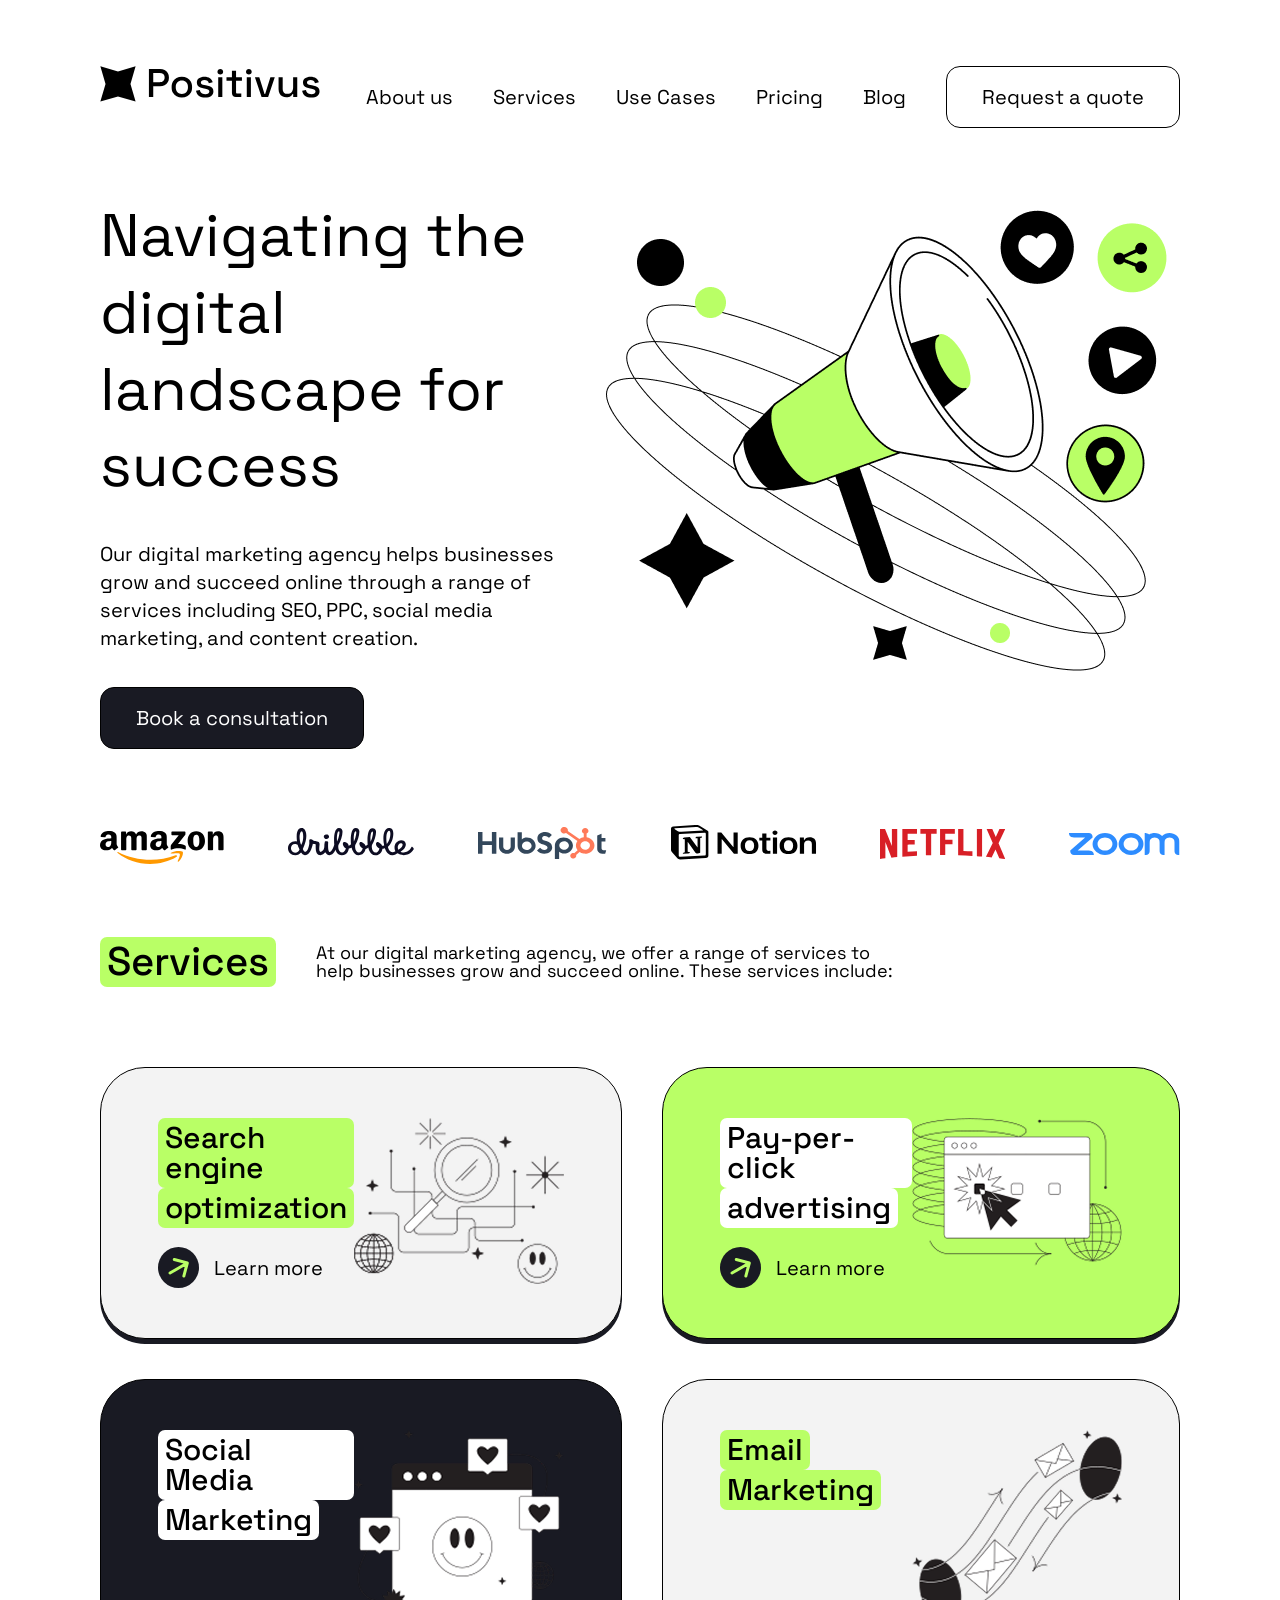
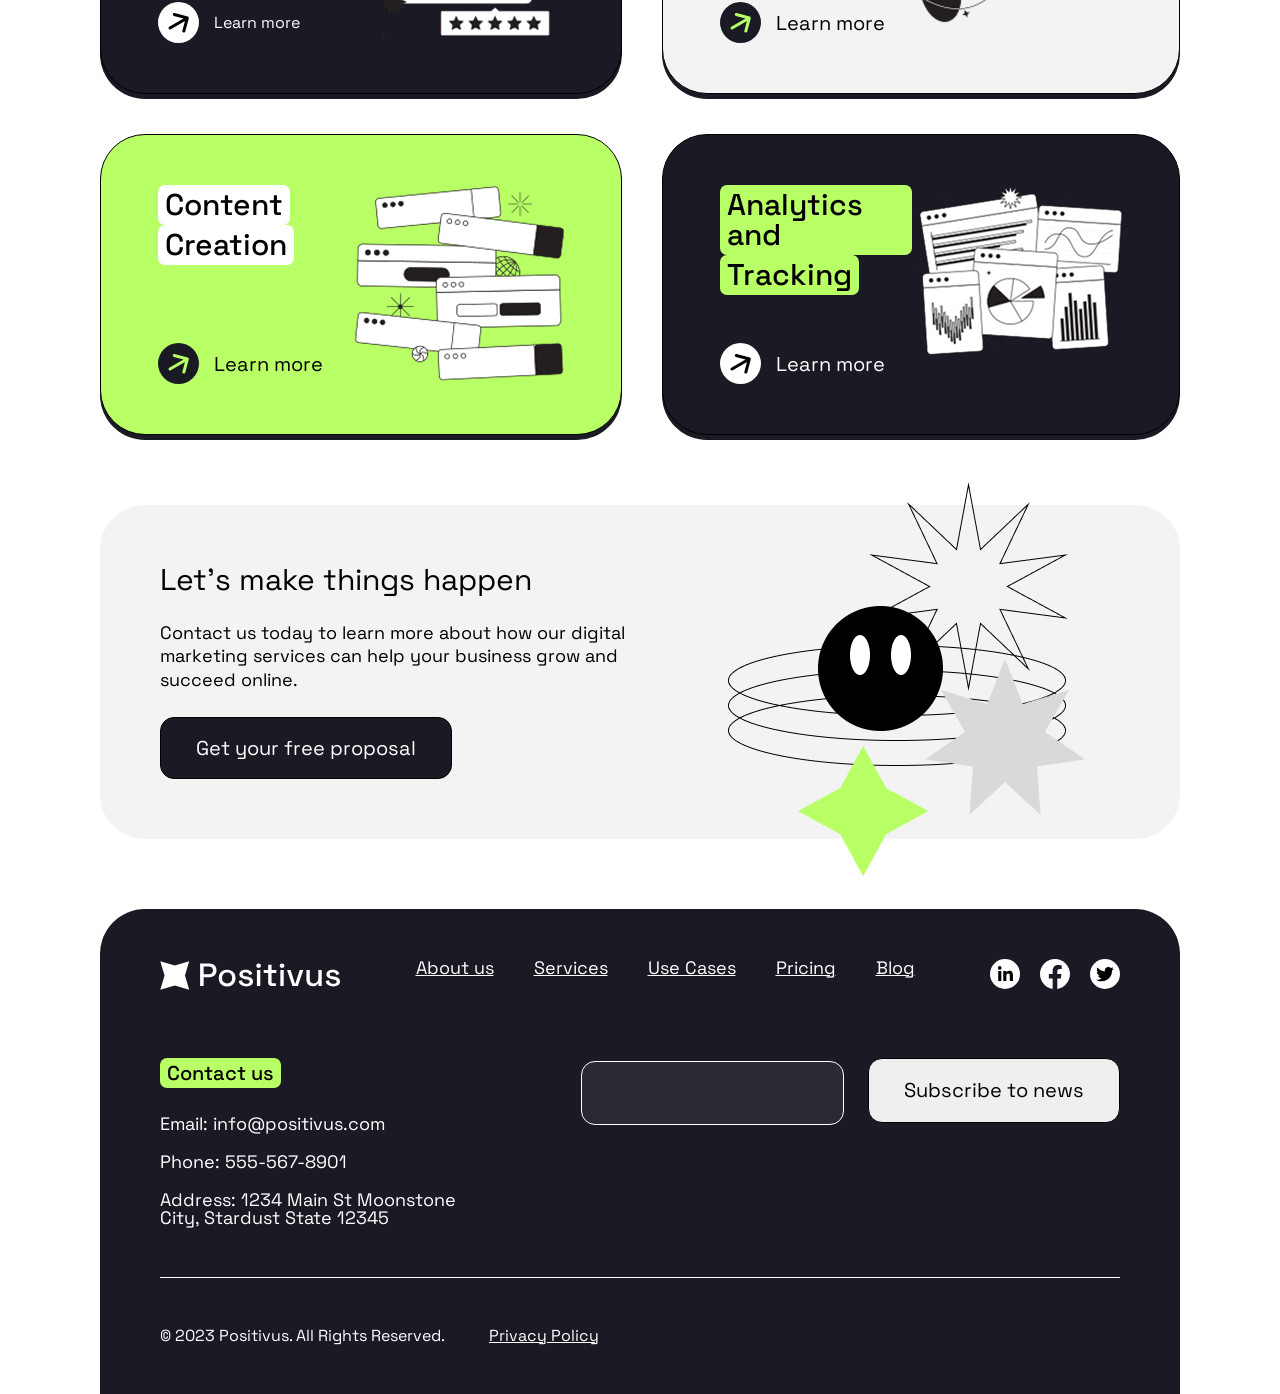
<file: drive-download-20260413T171318Z-3-001/index.html>
<!DOCTYPE html>
<html lang="en">
<head>
    <meta charset="UTF-8">
    <meta name="viewport" content="width=device-width, initial-scale=1.0">

    <link rel="stylesheet" href="./css/fonts.css">
    <link rel="stylesheet" href="./css/base.css">
    <link rel="stylesheet" href="./css/normalize.css">
    <link rel="stylesheet" href="./css/reset.css">
    <link rel="stylesheet" href="./css/index.css">
    <link rel="stylesheet" href="./css/mobile.css">

    <link rel="preconnect" href="https://fonts.googleapis.com">
    <link rel="preconnect" href="https://fonts.gstatic.com" crossorigin>
    <link href="https://fonts.googleapis.com/css2?family=Open+Sans:ital,wght@0,300..800;1,300..800&family=Space+Grotesk:wght@300..700&display=swap" rel="stylesheet">

    <title>Positivus</title>
</head>
<body>
    <div class="wrapper">
        <!-- HEADER -->
        <header class="header">
            <div class="container container-header">
                <div class="header__inner">
                    <div class="header-left">
                        <div class="header-logo">
                            <img src="./assets/Logo.svg" alt="">
                        </div>
                    </div>
                    <div class="header-right">
                        <nav class="header-nav">
                            <ul class="header-nav-list">
                                <li><a href="#">About us</a></li>
                                <li><a href="#">Services</a></li>
                                <li><a href="#">Use Cases</a></li>
                                <li><a href="#">Pricing</a></li>
                                <li><a href="#">Blog</a></li>
                            </ul>
                        </nav>
                        <a href="#" class="btn">Request a quote</a>
                    </div>
                </div>
            </div>
        </header>
        <!-- ------ -->
         <main class="main">
            <!-- MAIN SECTION -->
            <section class="main-section">
                <div class="container">
                    <div class="main-section__inner">
                        <div class="main-section-left">
                            <h1 class="title">Navigating the digital landscape for success</h1>
                            <p>Our digital marketing agency helps businesses grow and succeed online through a range of services including SEO, PPC, social media marketing, and content creation.</p>
                            <a class="btn btn-first" href="#">Book a consultation</a>
                        </div>
                        <div class="main-section-right">
                            <img src="./assets/Illustration.png" alt="img">
                        </div>
                    </div>
                </div>
            </section>
            <!-- ------ -->
            <!-- COMPANY -->
            <section class="company">
                <div class="container">
                    <div class="company__inner">
                        <img src="./assets/Company logo.svg" alt="company1">
                        <img src="./assets/Company logo (1).svg" alt="company2">
                        <img src="./assets/Company logo (2).svg" alt="company3">
                        <img src="./assets/Company logo (3).svg" alt="company4">
                        <img src="./assets/Company logo (4).svg" alt="company5">
                        <img src="./assets/Company logo (5).svg" alt="company6">
                    </div>
                </div>
            </section>
            <!-- ------ -->
            <!-- SERVICES -->
            <section class="services">
                <div class="container">
                    <div class="services__inner">
                        <div class="services-top title-top">
                            <h2 class="title-h2">Services</h2>
                            <p>At our digital marketing agency, we offer a range of services to help businesses grow and succeed online. These services include:</p>
                        </div>
                        <div class="services-bottom">
                            <div class="services-cards">
                                <div class="service-card">
                                    <div class="services-card-left">
                                        <div class="services-card-title">
                                            <span class="title-h2">Search engine</span>
                                            <span class="title-h2">optimization</span>
                                        </div>
                                        <a href="#" class="services-link">
                                            <img src="./assets/Icon.svg">
                                            <span>Learn more</span>
                                        </a>
                                    </div>
                                    <div class="services-card-right">
                                        <img src="./assets/tokyo-magnifier-web-search-with-elements 2.png" alt="">
                                    </div>
                                </div>

                                 <div class="service-card bcg-main">
                                    <div class="services-card-left">
                                         <div class="services-card-title">
                                            <span class="title-h2 bcg-white">Pay-per-click</span>
                                            <span class="title-h2 bcg-white">advertising</span>
                                        </div>
                                        <a href="#" class="services-link">
                                            <img src="./assets/Icon.svg">
                                            <span>Learn more</span>
                                        </a>
                                    </div>
                                    <div class="services-card-right">
                                        <img src="./assets/img.png" alt="">
                                    </div>
                                </div>

                                 <div class="service-card bcg-black">
                                    <div class="services-card-left">
                                         <div class="services-card-title">
                                            <span class="title-h2 bcg-white">Social Media</span>
                                            <span class="title-h2 bcg-white">Marketing</span>
                                        </div>
                                        <a href="#" class="services-link">
                                            <img src="./assets/Icon (1).svg">
                                            <spa class="p-white">Learn more</span>
                                        </a>
                                    </div>
                                    <div class="services-card-right">
                                        <img src="./assets/Illustration (1).png" alt="">
                                    </div>
                                </div>

                                 <div class="service-card">
                                    <div class="services-card-left">
                                         <div class="services-card-title">
                                            <span class="title-h2">Email</span>
                                            <span class="title-h2">Marketing</span>
                                        </div>
                                        <a href="#" class="services-link">
                                            <img src="./assets/Icon.svg">
                                            <span>Learn more</span>
                                        </a>
                                    </div>
                                    <div class="services-card-right">
                                        <img src="./assets/tokyo-sending-messages-from-one-place-to-another 1.png" alt="">
                                    </div>
                                </div>

                                 <div class="service-card bcg-main">
                                    <div class="services-card-left">
                                         <div class="services-card-title">
                                            <span class="title-h2 bcg-white">Content</span>
                                            <span class="title-h2 bcg-white">Creation</span>
                                        </div>
                                        <a href="#" class="services-link">
                                            <img src="./assets/Icon.svg">
                                            <span>Learn more</span>
                                        </a>
                                    </div>
                                    <div class="services-card-right">
                                        <img src="./assets/Illustration (2).png" alt="">
                                    </div>
                                </div>

                                 <div class="service-card bcg-black">
                                    <div class="services-card-left">
                                         <div class="services-card-title">
                                            <span class="title-h2">Analytics and </span>
                                            <span class="title-h2">Tracking</span>
                                        </div>
                                        <a href="#" class="services-link">
                                            <img src="./assets/Icon (1).svg">
                                            <span class="p-white">Learn more</span>
                                        </a>
                                    </div>
                                    <div class="services-card-right">
                                        <img src="./assets/Illustration (3).png" alt="">
                                    </div>
                                </div>
                            </div>
                        </div>
                    </div>
                </div>
            </section>
            <!-- ------ -->
            <!-- BANNER -->
            <section class="banner">
                <div class="container">
                    <div class="banner__inner">
                        <div class="banner-text">
                            <h3>Let’s make things happen</h3>
                            <p>
                                Contact us today to learn more about how our digital marketing services can help your business grow and succeed online.
                            </p>
                            <a href="#" class="btn btn-first">Get your free proposal</a>
                        </div>
                        <img src="./assets/Illustration (4).png" alt="">
                    </div>
                </div>
            </section>
         </main>
         <!-- footer -->
         <footer class="footer">
            <div class="container">
                <div class="footer__inner">
                    <div class="footer-top">
                        <img src="./assets/LogoBWhite.svg" alt="">
                        <nav class="footer-nav">
                            <ul class="fooret-nav-list">
                                <li><a href="#">About us</a></li>
                                <li><a href="#">Services</a></li>
                                <li><a href="#">Use Cases</a></li>
                                <li><a href="#">Pricing</a></li>
                                <li><a href="#">Blog</a></li>
                            </ul>
                        </nav>
                        <div class="footer-social">
                            <a href="#">
                                <svg width="30" height="30" viewBox="0 0 30 30" fill="none" xmlns="http://www.w3.org/2000/svg">
<circle cx="15" cy="15" r="15" fill="white"/>
<path d="M8.22178 22.0586H11.3059V12.0742H8.22178V22.0586Z" fill="black"/>
<path d="M7.94141 8.88672C7.94141 9.87109 8.7358 10.668 9.76384 10.668C10.7451 10.668 11.5395 9.87109 11.5395 8.88672C11.5395 7.90234 10.7451 7.05859 9.76384 7.05859C8.7358 7.05859 7.94141 7.90234 7.94141 8.88672Z" fill="black"/>
<path d="M19.8106 22.0586H22.9414V16.5742C22.9414 13.9023 22.3339 11.793 19.2031 11.793C17.7078 11.793 16.6797 12.6367 16.2592 13.4336H16.2124V12.0742H13.2685V22.0586H16.3526V17.1367C16.3526 15.8242 16.5863 14.5586 18.2218 14.5586C19.8106 14.5586 19.8106 16.0586 19.8106 17.1836V22.0586Z" fill="black"/>
                                </svg>
                            </a>
                            <a href="#">
                                <svg width="30" height="30" viewBox="0 0 30 30" fill="none" xmlns="http://www.w3.org/2000/svg">
<path d="M30 15.0913C30 6.75456 23.2863 0 15 0C6.71371 0 0 6.75456 0 15.0913C0 22.6369 5.44355 28.9047 12.6411 30V19.4726H8.83064V15.0913H12.6411V11.8053C12.6411 8.03245 14.879 5.90264 18.2661 5.90264C19.9597 5.90264 21.6532 6.2069 21.6532 6.2069V9.91886H19.7782C17.9032 9.91886 17.2984 11.0751 17.2984 12.2921V15.0913H21.4718L20.8065 19.4726H17.2984V30C24.496 28.9047 30 22.6369 30 15.0913Z" fill="white"/>
</svg>

                            </a>
                            <a href="#">
                                <svg width="30" height="30" viewBox="0 0 30 30" fill="none" xmlns="http://www.w3.org/2000/svg">
<circle cx="15" cy="15" r="15" fill="white"/>
<path d="M21.9961 11.4915C22.6854 10.9745 23.3058 10.3541 23.7884 9.63028C23.168 9.90602 22.4442 10.1128 21.7204 10.1818C22.4786 9.73369 23.0301 9.04435 23.3058 8.18267C22.6165 8.59628 21.8238 8.90648 21.031 9.07881C20.3417 8.35501 19.4111 7.94141 18.3771 7.94141C16.378 7.94141 14.758 9.56135 14.758 11.5604C14.758 11.8362 14.7925 12.1119 14.8614 12.3876C11.8628 12.2153 9.1744 10.7677 7.38212 8.59628C7.07192 9.11328 6.89959 9.73369 6.89959 10.423C6.89959 11.6638 7.51999 12.7668 8.51953 13.4216C7.93359 13.3872 7.34766 13.2493 6.86512 12.9736V13.008C6.86512 14.7659 8.10593 16.2135 9.76034 16.5581C9.48461 16.6271 9.13994 16.696 8.82973 16.696C8.58847 16.696 8.38166 16.6615 8.1404 16.6271C8.58847 18.0747 9.93267 19.1087 11.5182 19.1432C10.2773 20.1082 8.72633 20.6942 7.03745 20.6942C6.72725 20.6942 6.45152 20.6597 6.17578 20.6252C7.76126 21.6592 9.65694 22.2452 11.725 22.2452C18.3771 22.2452 21.9961 16.7649 21.9961 11.974C21.9961 11.8017 21.9961 11.6638 21.9961 11.4915Z" fill="black"/>
</svg>

                            </a>
                        </div>
                    </div>
                    <div class="footer-middle">
                        <div class="footer-middle-contact">
                            <h4 class="title-h2">Contact us</h4>
                            <div class="contact-info">
                                <span>Email: info@positivus.com</span>
                                <span>Phone: 555-567-8901</span>
                                <span>Address: 1234 Main St Moonstone City, Stardust State 12345</span>
                            </div>
                        </div>
                        <form class="footer-form" action="#">
                            <input type="text" class="input">
                            <button class="btn">Subscribe to news</button>
                        </form>
                    </div>
                    <div class="footer-bottom">
                        <span>© 2023 Positivus. All Rights Reserved.</span>
                        <a href="#">Privacy Policy</a>
                    </div>
                </div>

            </div>
         </footer>
    </div>
</body>
</html>
</file>
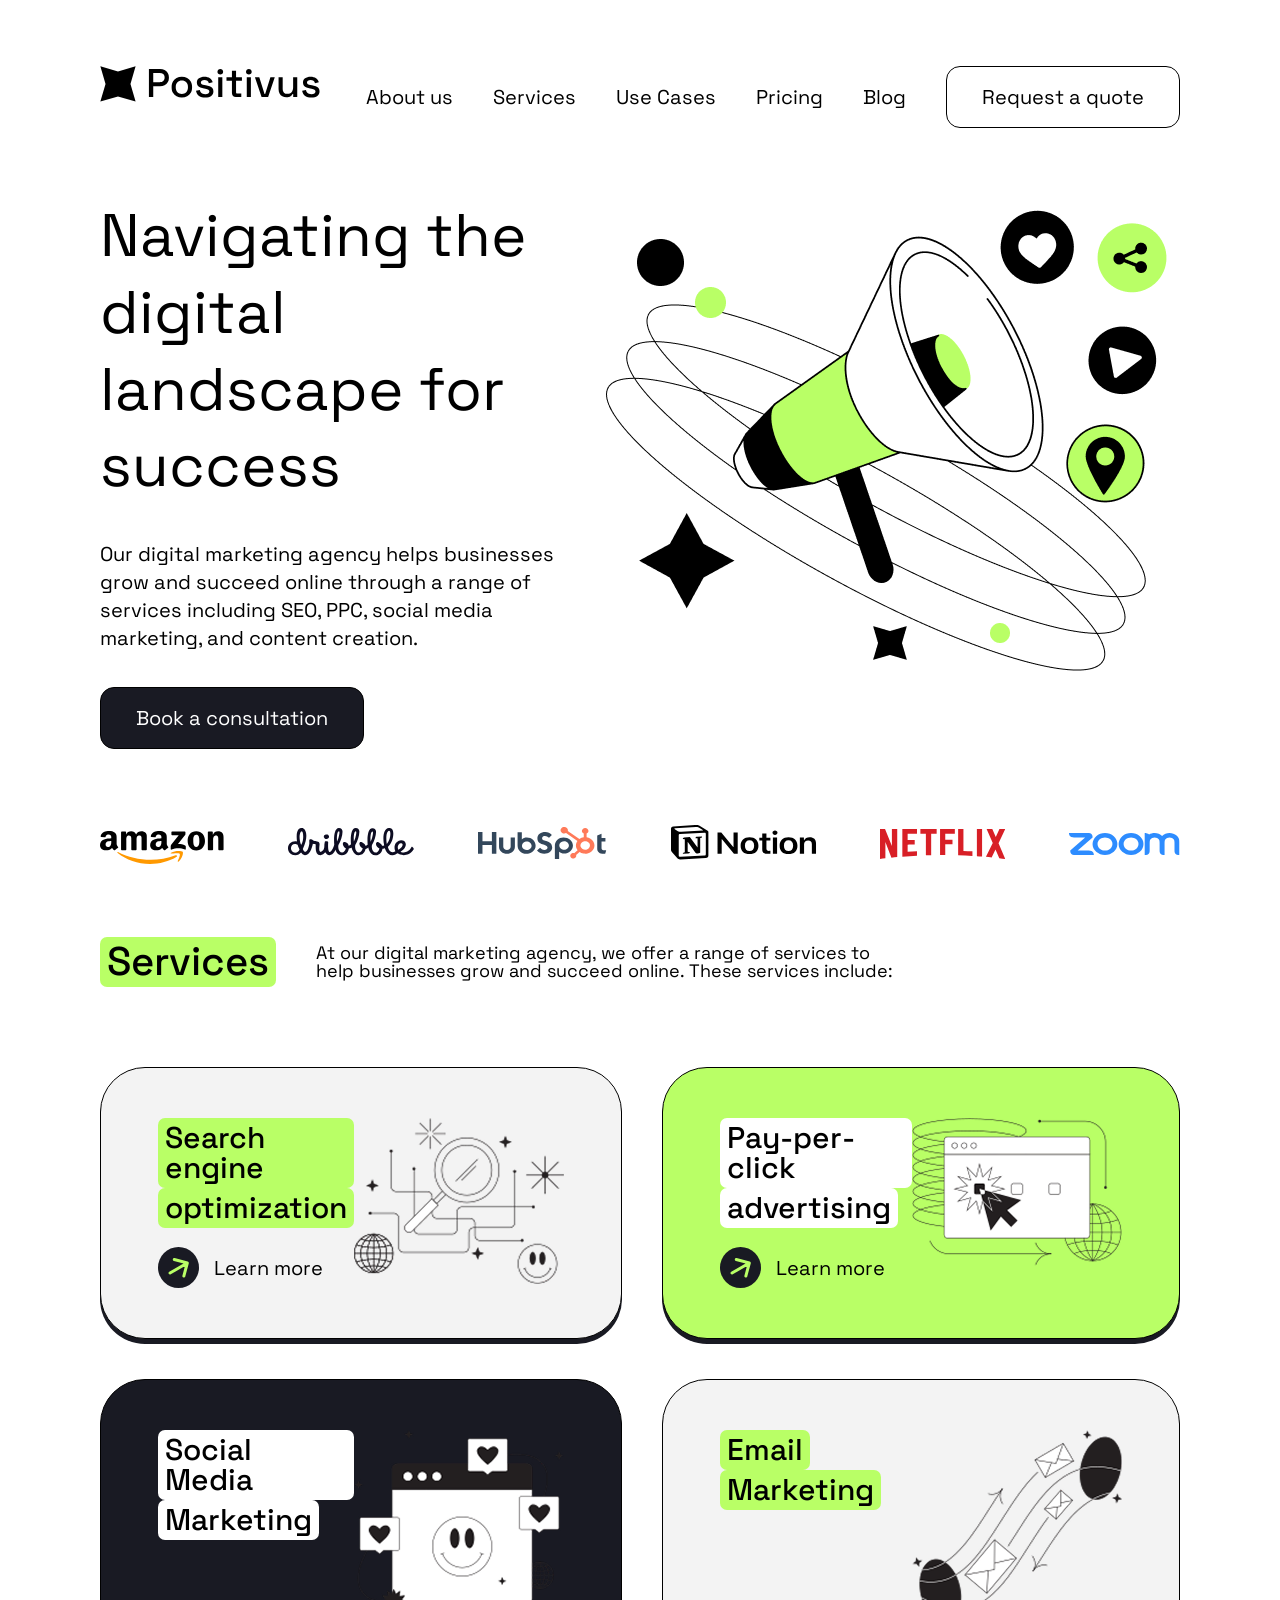
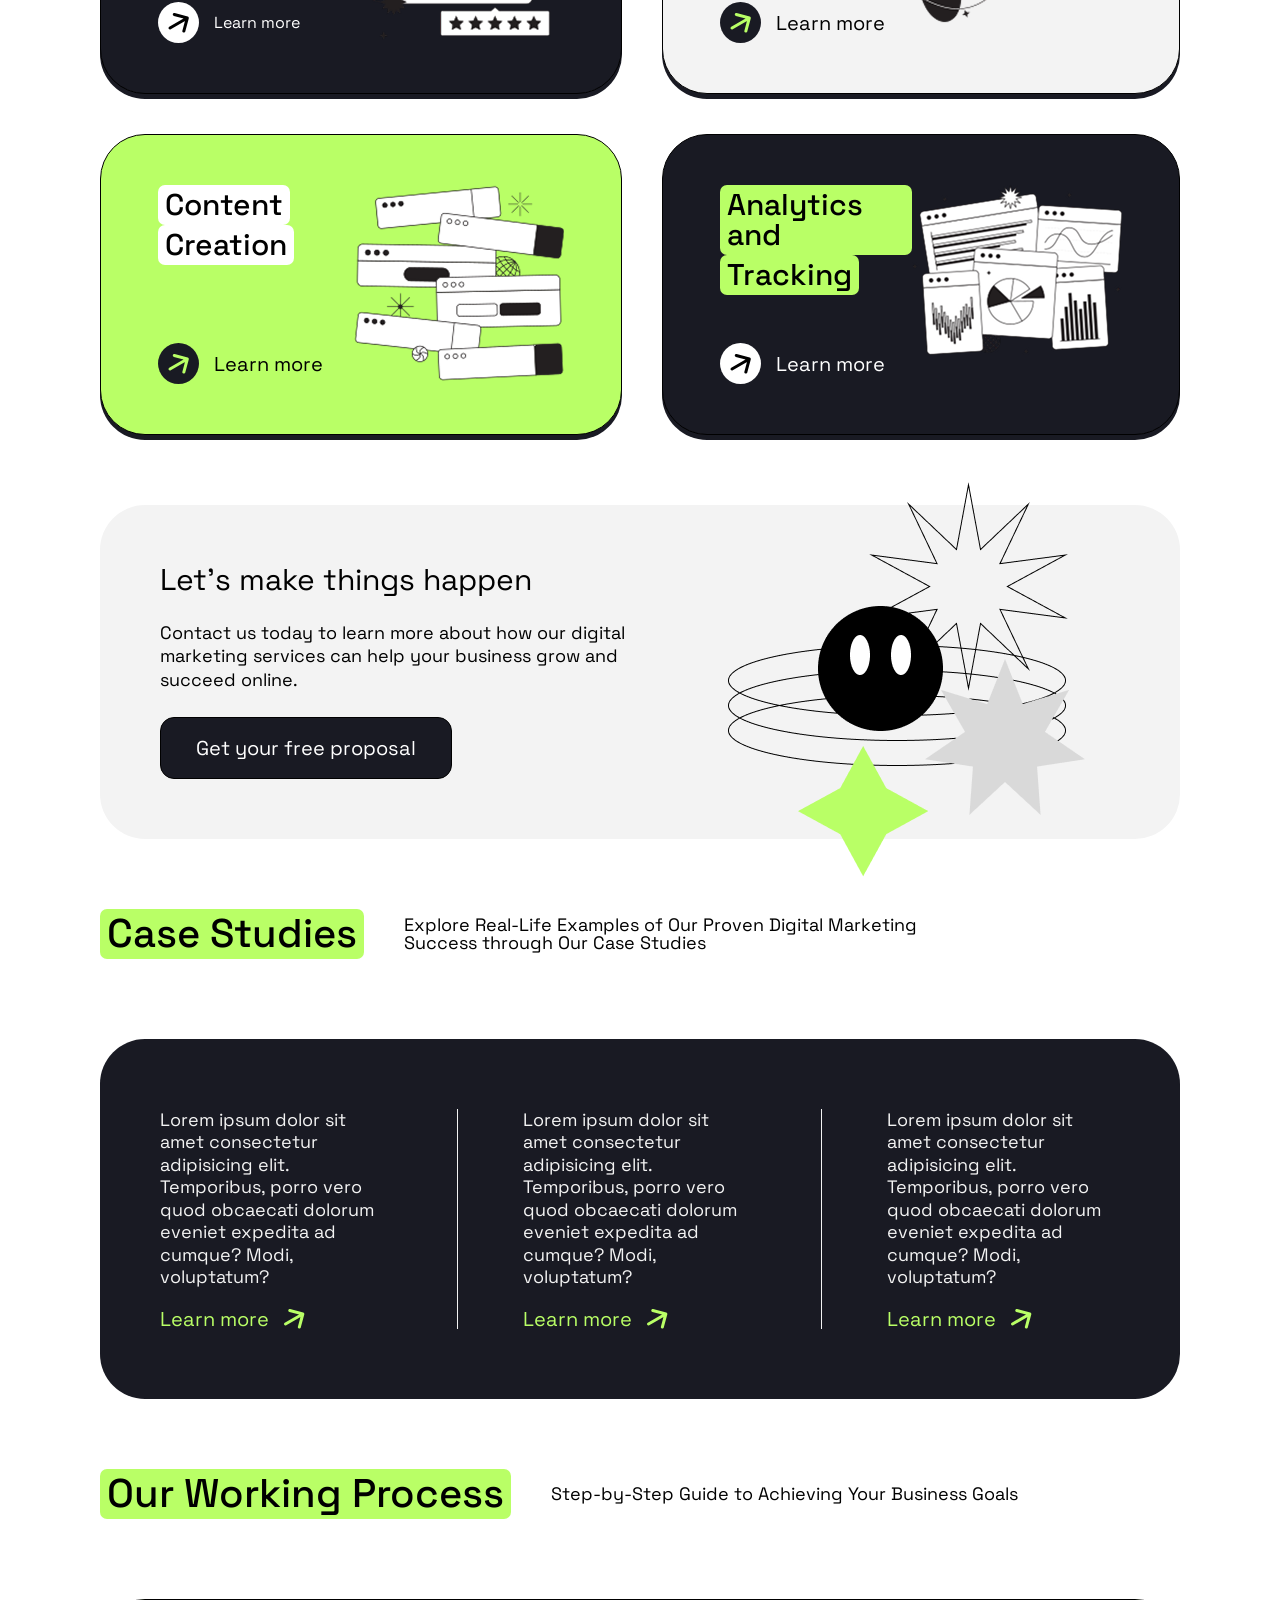
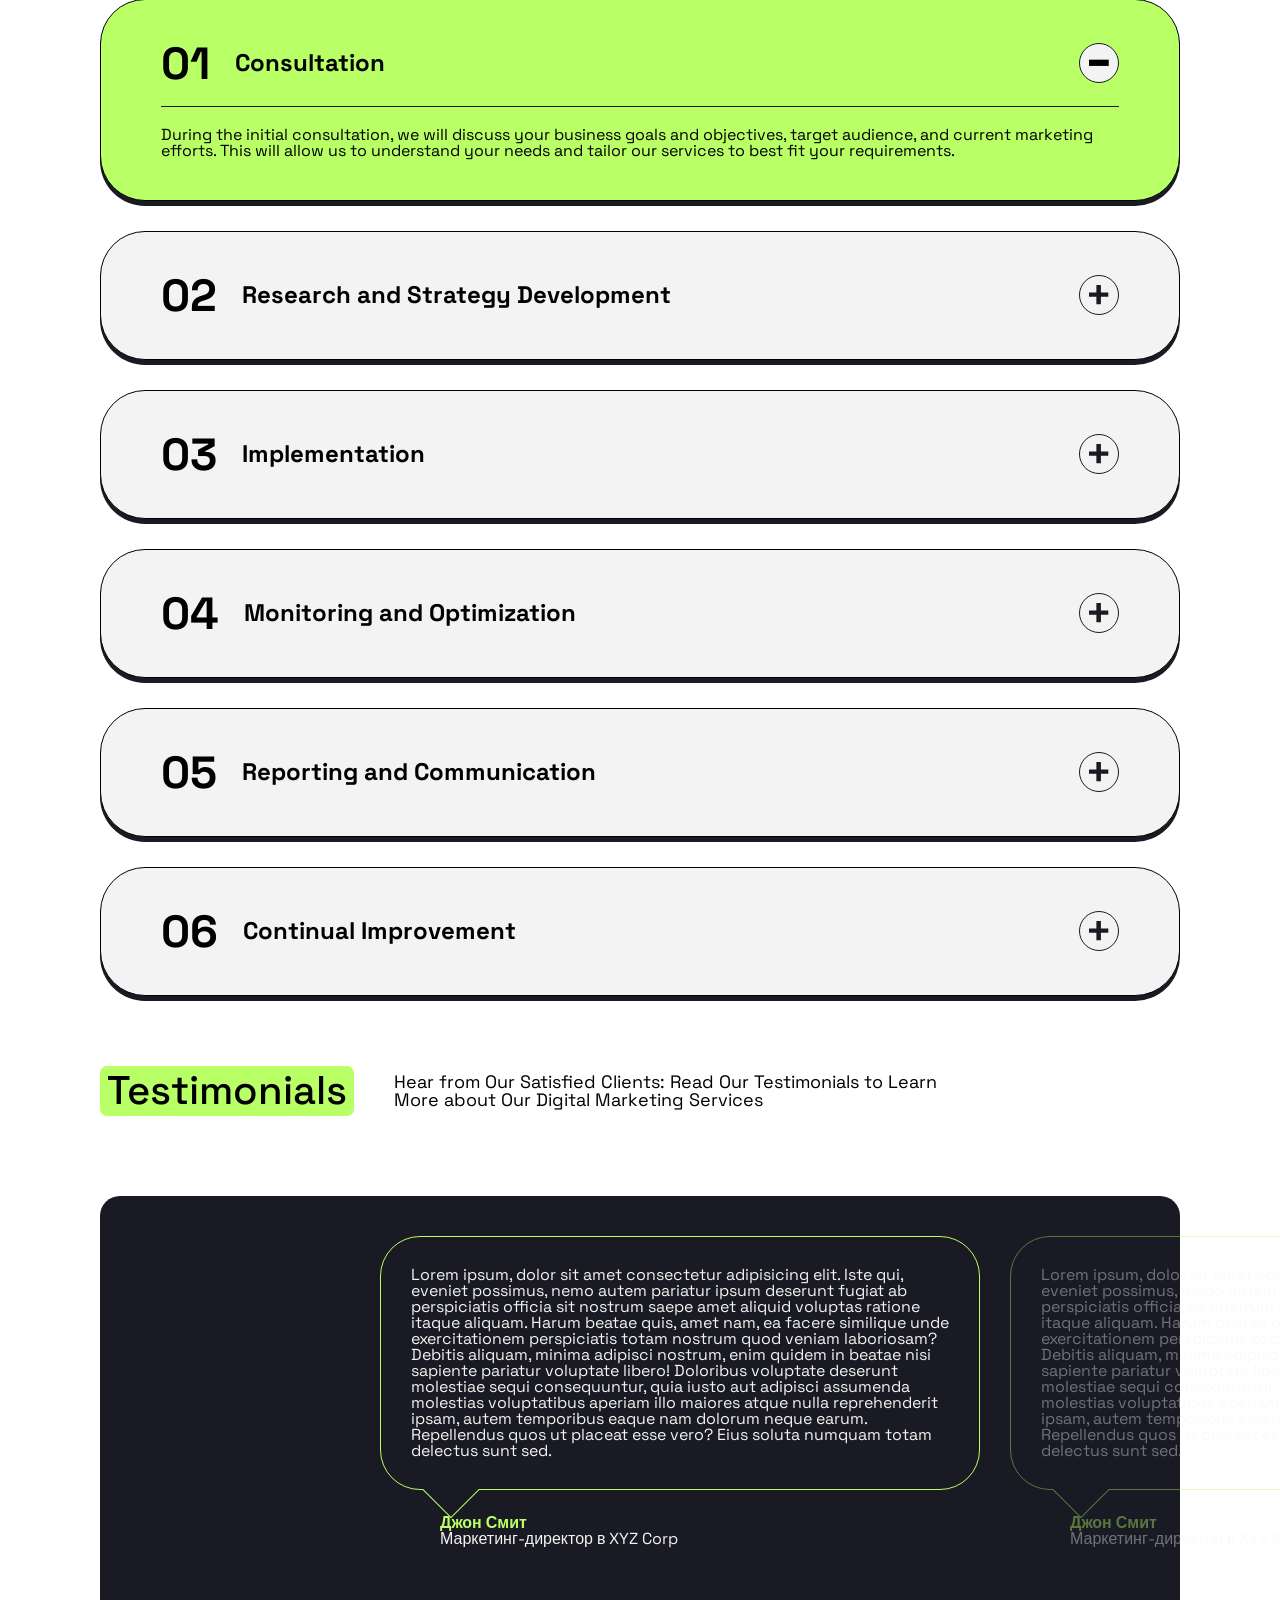
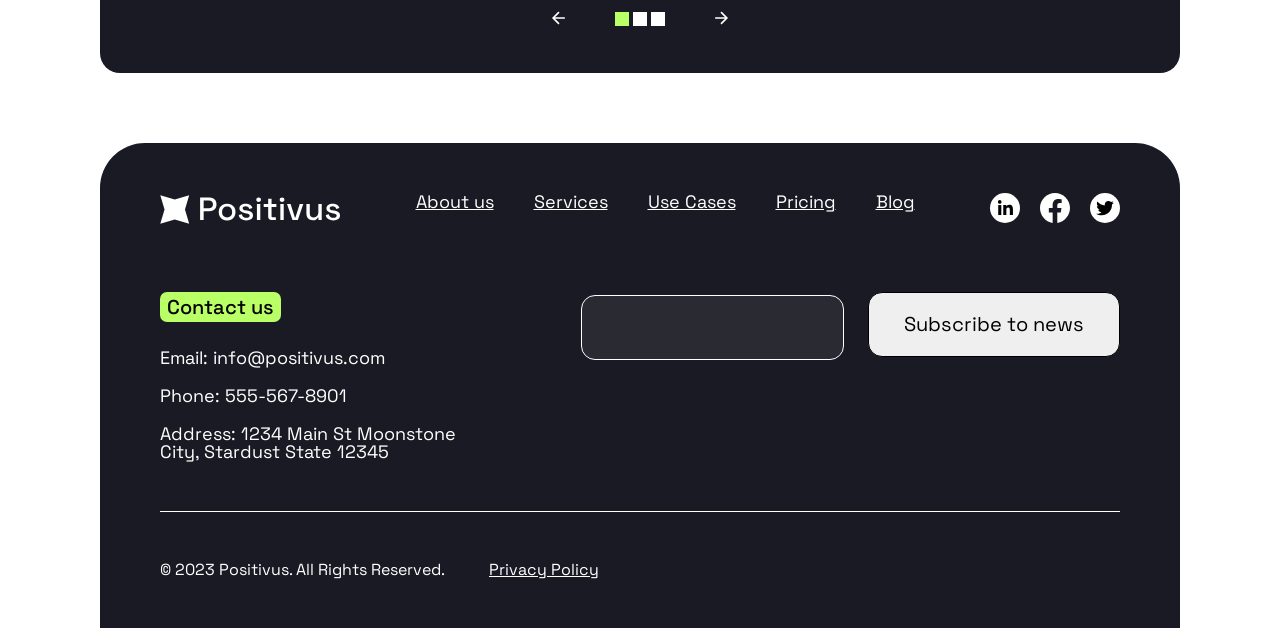
<file: --1.0.0/drive-download-20260413T171318Z-3-001/index.html>
<!DOCTYPE html>
<html lang="en">
<head>
    <meta charset="UTF-8">
    <meta name="viewport" content="width=device-width, initial-scale=1.0">

    <link rel="stylesheet" href="./css/fonts.css">
    <link rel="stylesheet" href="./css/base.css">
    <link rel="stylesheet" href="./css/normalize.css">
    <link rel="stylesheet" href="./css/reset.css">
    <link rel="stylesheet" href="./css/index.css">
    <link rel="stylesheet" href="./css/mobile.css">

    <link rel="preconnect" href="https://fonts.googleapis.com">
    <link rel="preconnect" href="https://fonts.gstatic.com" crossorigin>
    <link href="https://fonts.googleapis.com/css2?family=Open+Sans:ital,wght@0,300..800;1,300..800&family=Space+Grotesk:wght@300..700&display=swap" rel="stylesheet">

    <title>Positivus</title>
</head>
<body>
    <div class="wrapper">
        <!-- HEADER -->
        <header class="header">
            <div class="container container-header">
                <div class="header__inner">
                    <div class="header-left">
                        <div class="header-logo">
                            <img src="./assets/Logo.svg" alt="">
                        </div>
                    </div>
                    <div class="header-right">
                        <nav class="header-nav">
                            <ul class="header-nav-list">
                                <li><a href="#">About us</a></li>
                                <li><a href="#">Services</a></li>
                                <li><a href="#">Use Cases</a></li>
                                <li><a href="#">Pricing</a></li>
                                <li><a href="#">Blog</a></li>
                            </ul>
                        </nav>
                        <a href="#" class="btn">Request a quote</a>
                    </div>
                </div>
            </div>
        </header>
        <!-- ------ -->
         <main class="main">
            <!-- MAIN SECTION -->
            <section class="main-section">
                <div class="container">
                    <div class="main-section__inner">
                        <div class="main-section-left">
                            <h1 class="title">Navigating the digital landscape for success</h1>
                            <p>Our digital marketing agency helps businesses grow and succeed online through a range of services including SEO, PPC, social media marketing, and content creation.</p>
                            <a class="btn btn-first" href="#">Book a consultation</a>
                        </div>
                        <div class="main-section-right">
                            <img src="./assets/Illustration.png" alt="img">
                        </div>
                    </div>
                </div>
            </section>
            <!-- ------ -->
            <!-- COMPANY -->
            <section class="company">
                <div class="container">
                    <div class="company__inner">
                        <img src="./assets/Company logo.svg" alt="company1">
                        <img src="./assets/Company logo (1).svg" alt="company2">
                        <img src="./assets/Company logo (2).svg" alt="company3">
                        <img src="./assets/Company logo (3).svg" alt="company4">
                        <img src="./assets/Company logo (4).svg" alt="company5">
                        <img src="./assets/Company logo (5).svg" alt="company6">
                    </div>
                </div>
            </section>
            <!-- ------ -->
            <!-- SERVICES -->
            <section class="services">
                <div class="container">
                    <div class="services__inner">
                        <div class="services-top title-top">
                            <h2 class="title-h2">Services</h2>
                            <p>At our digital marketing agency, we offer a range of services to help businesses grow and succeed online. These services include:</p>
                        </div>
                        <div class="services-bottom">
                            <div class="services-cards">
                                <div class="service-card">
                                    <div class="services-card-left">
                                        <div class="services-card-title">
                                            <span class="title-h2">Search engine</span>
                                            <span class="title-h2">optimization</span>
                                        </div>
                                        <a href="#" class="services-link">
                                            <img src="./assets/Icon.svg">
                                            <span>Learn more</span>
                                        </a>
                                    </div>
                                    <div class="services-card-right">
                                        <img src="./assets/tokyo-magnifier-web-search-with-elements 2.png" alt="">
                                    </div>
                                </div>

                                 <div class="service-card bcg-main">
                                    <div class="services-card-left">
                                         <div class="services-card-title">
                                            <span class="title-h2 bcg-white">Pay-per-click</span>
                                            <span class="title-h2 bcg-white">advertising</span>
                                        </div>
                                        <a href="#" class="services-link">
                                            <img src="./assets/Icon.svg">
                                            <span>Learn more</span>
                                        </a>
                                    </div>
                                    <div class="services-card-right">
                                        <img src="./assets/img.png" alt="">
                                    </div>
                                </div>

                                 <div class="service-card bcg-black">
                                    <div class="services-card-left">
                                         <div class="services-card-title">
                                            <span class="title-h2 bcg-white">Social Media</span>
                                            <span class="title-h2 bcg-white">Marketing</span>
                                        </div>
                                        <a href="#" class="services-link">
                                            <img src="./assets/Icon (1).svg">
                                            <spa class="p-white">Learn more</span>
                                        </a>
                                    </div>
                                    <div class="services-card-right">
                                        <img src="./assets/Illustration (1).png" alt="">
                                    </div>
                                </div>

                                 <div class="service-card">
                                    <div class="services-card-left">
                                         <div class="services-card-title">
                                            <span class="title-h2">Email</span>
                                            <span class="title-h2">Marketing</span>
                                        </div>
                                        <a href="#" class="services-link">
                                            <img src="./assets/Icon.svg">
                                            <span>Learn more</span>
                                        </a>
                                    </div>
                                    <div class="services-card-right">
                                        <img src="./assets/tokyo-sending-messages-from-one-place-to-another 1.png" alt="">
                                    </div>
                                </div>

                                 <div class="service-card bcg-main">
                                    <div class="services-card-left">
                                         <div class="services-card-title">
                                            <span class="title-h2 bcg-white">Content</span>
                                            <span class="title-h2 bcg-white">Creation</span>
                                        </div>
                                        <a href="#" class="services-link">
                                            <img src="./assets/Icon.svg">
                                            <span>Learn more</span>
                                        </a>
                                    </div>
                                    <div class="services-card-right">
                                        <img src="./assets/Illustration (2).png" alt="">
                                    </div>
                                </div>

                                 <div class="service-card bcg-black">
                                    <div class="services-card-left">
                                         <div class="services-card-title">
                                            <span class="title-h2">Analytics and </span>
                                            <span class="title-h2">Tracking</span>
                                        </div>
                                        <a href="#" class="services-link">
                                            <img src="./assets/Icon (1).svg">
                                            <span class="p-white">Learn more</span>
                                        </a>
                                    </div>
                                    <div class="services-card-right">
                                        <img src="./assets/Illustration (3).png" alt="">
                                    </div>
                                </div>
                            </div>
                        </div>
                    </div>
                </div>
            </section>
            <!-- ------ -->
            <!-- BANNER -->
            <section class="banner">
                <div class="container">
                    <div class="banner__inner">
                        <div class="banner-text">
                            <h3>Let’s make things happen</h3>
                            <p>
                                Contact us today to learn more about how our digital marketing services can help your business grow and succeed online.
                            </p>
                            <a href="#" class="btn btn-first">Get your free proposal</a>
                        </div>
                        <img src="./assets/Illustration (4).png" alt="">
                    </div>
                </div>
            </section>
            <!-- ------ -->
            <!-- CASE -->
            <section class="case">
                <div class="container">
                    <div class="case__inner">
                        <div class="case-top title-top">
                            <!-- <h2 class="title-h2">Our Working Process</h2>
                            <p>Step-by-Step Guide to Achieving   Your Business Goals</p> -->
                            <h2 class="title-h2">Case Studies</h2>
                            <p>Explore Real-Life Examples of Our Proven Digital Marketing Success through Our Case Studies</p>
                        </div>
                        <div class="case-block">
                            <div class="case-block-item">
                                <p>Lorem ipsum dolor sit amet consectetur adipisicing elit. Temporibus, porro vero quod obcaecati dolorum eveniet expedita ad cumque? Modi, voluptatum?</p>
                                <a href="#">Learn more <img src="./assets/IconStr.svg"></a>
                            </div>
                            <div class="case-block-item">
                                <p>Lorem ipsum dolor sit amet consectetur adipisicing elit. Temporibus, porro vero quod obcaecati dolorum eveniet expedita ad cumque? Modi, voluptatum?</p>
                                <a href="#">Learn more <img src="./assets/IconStr.svg"></a>
                            </div>
                            <div class="case-block-item">
                                <p>Lorem ipsum dolor sit amet consectetur adipisicing elit. Temporibus, porro vero quod obcaecati dolorum eveniet expedita ad cumque? Modi, voluptatum?</p>
                                <a href="#">Learn more <img src="./assets/IconStr.svg"></a>
                            </div>
                        </div>
                    </div>

                </div>
            </section>
            <!-- ------- -->
            <!-- OUR WORK -->
            <section class="process">
                <div class="container">
                    <div class="process__inner">
                        <div class="process-top title-top">
                            <h2 class="title-h2">Our Working Process</h2>
                            <p>Step-by-Step Guide to Achieving   Your Business Goals</p>
                        </div>

                        <div class="accordion" id="accordion-1">
                            <div class="accordion-item _show">
                                <div class="accordion-header">
                                    <span class="accordion-number">01</span>
                                    <h3>Consultation</h3>
                                    <span class="accordion-btn"><img src="./assets/-.svg"></span>
                                </div>
                                <div class="accordion-body">
                                    During the initial consultation, we will discuss your business goals and objectives, target audience, and current marketing efforts. This will allow us to understand your needs and tailor our services to best fit your requirements.
                                </div>
                            </div>

                            <div class="accordion-item">
                                <div class="accordion-header">
                                    <span class="accordion-number">02</span>
                                    <h3>Research and Strategy Development</h3>
                                    <span class="accordion-btn"><img src="./assets/+.svg"></span>
                                </div>
                                <div class="accordion-body">
                                    During the initial consultation, we will discuss your business goals and objectives, target audience, and current marketing efforts. This will allow us to understand your needs and tailor our services to best fit your requirements.
                                </div>
                            </div>

                            <div class="accordion-item">
                                <div class="accordion-header">
                                    <span class="accordion-number">03</span>
                                    <h3>Implementation</h3>
                                    <span class="accordion-btn"><img src="./assets/+.svg"></span>
                                </div>
                                <div class="accordion-body">
                                    During the initial consultation, we will discuss your business goals and objectives, target audience, and current marketing efforts. This will allow us to understand your needs and tailor our services to best fit your requirements.
                                </div>
                            </div>

                            <div class="accordion-item">
                                <div class="accordion-header">
                                    <span class="accordion-number">04</span>
                                    <h3>Monitoring and Optimization</h3>
                                    <span class="accordion-btn"><img src="./assets/+.svg"></span>
                                </div>
                                <div class="accordion-body">
                                    During the initial consultation, we will discuss your business goals and objectives, target audience, and current marketing efforts. This will allow us to understand your needs and tailor our services to best fit your requirements.
                                </div>
                            </div>

                            <div class="accordion-item">
                                <div class="accordion-header">
                                    <span class="accordion-number">05</span>
                                    <h3>Reporting and Communication</h3>
                                    <span class="accordion-btn"><img src="./assets/+.svg"></span>
                                </div>
                                <div class="accordion-body">
                                    During the initial consultation, we will discuss your business goals and objectives, target audience, and current marketing efforts. This will allow us to understand your needs and tailor our services to best fit your requirements.
                                </div>
                            </div>

                            <div class="accordion-item">
                                <div class="accordion-header">
                                    <span class="accordion-number">06</span>
                                    <h3>Continual Improvement</h3>
                                    <span class="accordion-btn"><img src="./assets/+.svg"></span>
                                </div>
                                <div class="accordion-body">
                                    During the initial consultation, we will discuss your business goals and objectives, target audience, and current marketing efforts. This will allow us to understand your needs and tailor our services to best fit your requirements.
                                </div>
                            </div>

                        </div>

                    </div>
                </div>
            </section>
            <!-- Testimonials -->
            <section class="testimonials">
                <div class="container">
                    <div class="testimonials__inner">
                        <div class="process-top title-top">
                            <h2 class="title-h2">Testimonials</h2>
                            <p>Hear from Our Satisfied Clients: Read Our Testimonials to Learn More about Our Digital Marketing Services</p>
                        </div>

                        <div class="slides-container">
                            <div class="testimonials-track">
                                <div class="testimonial-item">
                                    <div class="speech-bubble">
                                        <p>Lorem ipsum, dolor sit amet consectetur adipisicing elit. Iste qui, eveniet possimus, nemo autem pariatur ipsum deserunt fugiat ab perspiciatis officia sit nostrum saepe amet aliquid voluptas ratione itaque aliquam. Harum beatae quis, amet nam, ea facere similique unde exercitationem perspiciatis totam nostrum quod veniam laboriosam? Debitis aliquam, minima adipisci nostrum, enim quidem in beatae nisi sapiente pariatur voluptate libero! Doloribus voluptate deserunt molestiae sequi consequuntur, quia iusto aut adipisci assumenda molestias voluptatibus aperiam illo maiores atque nulla reprehenderit ipsam, autem temporibus eaque nam dolorum neque earum. Repellendus quos ut placeat esse vero? Eius soluta numquam totam delectus sunt sed.</p>
                                    </div>
                                    <div class="author-info">
                                        <span class="name">Джон Смит</span>
                                        <span class="role">Маркетинг-директор в XYZ Corp</span>
                                    </div>
                                </div>

                                <div class="testimonial-item active">
                                    <div class="speech-bubble">
                                        <p>Lorem ipsum, dolor sit amet consectetur adipisicing elit. Iste qui, eveniet possimus, nemo autem pariatur ipsum deserunt fugiat ab perspiciatis officia sit nostrum saepe amet aliquid voluptas ratione itaque aliquam. Harum beatae quis, amet nam, ea facere similique unde exercitationem perspiciatis totam nostrum quod veniam laboriosam? Debitis aliquam, minima adipisci nostrum, enim quidem in beatae nisi sapiente pariatur voluptate libero! Doloribus voluptate deserunt molestiae sequi consequuntur, quia iusto aut adipisci assumenda molestias voluptatibus aperiam illo maiores atque nulla reprehenderit ipsam, autem temporibus eaque nam dolorum neque earum. Repellendus quos ut placeat esse vero? Eius soluta numquam totam delectus sunt sed.</p>
                                    </div>
                                    <div class="author-info">
                                        <span class="name">Джон Смит</span>
                                        <span class="role">Маркетинг-директор в XYZ Corp</span>
                                    </div>
                                </div>

                                <div class="testimonial-item">
                                    <div class="speech-bubble">
                                        <p>Lorem ipsum, dolor sit amet consectetur adipisicing elit. Iste qui, eveniet possimus, nemo autem pariatur ipsum deserunt fugiat ab perspiciatis officia sit nostrum saepe amet aliquid voluptas ratione itaque aliquam. Harum beatae quis, amet nam, ea facere similique unde exercitationem perspiciatis totam nostrum quod veniam laboriosam? Debitis aliquam, minima adipisci nostrum, enim quidem in beatae nisi sapiente pariatur voluptate libero! Doloribus voluptate deserunt molestiae sequi consequuntur, quia iusto aut adipisci assumenda molestias voluptatibus aperiam illo maiores atque nulla reprehenderit ipsam, autem temporibus eaque nam dolorum neque earum. Repellendus quos ut placeat esse vero? Eius soluta numquam totam delectus sunt sed.</p>
                                    </div>
                                    <div class="author-info">
                                        <span class="name">Джон Смит</span>
                                        <span class="role">Маркетинг-директор в XYZ Corp</span>
                                    </div>
                                </div>
                            </div>
                            <div class="controls">
                                <button class="prev-btn">
                                    <svg width="20" height="20" viewBox="0 0 24 24" fill="none" stroke="white" stroke-width="2"><path d="M19 12H5M12 19l-7-7 7-7"/></svg>
                                </button>
                                <div class="pagination-dots">
                                    <span class="dot active"></span>
                                    <span class="dot"></span>
                                    <span class="dot"></span>
                                </div>
                                <button class="next-btn">
                                <svg width="20" height="20" viewBox="0 0 24 24" fill="none" stroke="white" stroke-width="2"><path d="M5 12h14M12 5l7 7-7 7"/></svg>
                                </button>
                            </div>
                        </div>

            </section>
         </main>
         <!-- footer -->
         <footer class="footer">
            <div class="container">
                <div class="footer__inner">
                    <div class="footer-top">
                        <img src="./assets/LogoBWhite.svg" alt="">
                        <nav class="footer-nav">
                            <ul class="fooret-nav-list">
                                <li><a href="#">About us</a></li>
                                <li><a href="#">Services</a></li>
                                <li><a href="#">Use Cases</a></li>
                                <li><a href="#">Pricing</a></li>
                                <li><a href="#">Blog</a></li>
                            </ul>
                        </nav>
                        <div class="footer-social">
                            <a href="#">
                                <svg width="30" height="30" viewBox="0 0 30 30" fill="none" xmlns="http://www.w3.org/2000/svg">
<circle cx="15" cy="15" r="15" fill="white"/>
<path d="M8.22178 22.0586H11.3059V12.0742H8.22178V22.0586Z" fill="black"/>
<path d="M7.94141 8.88672C7.94141 9.87109 8.7358 10.668 9.76384 10.668C10.7451 10.668 11.5395 9.87109 11.5395 8.88672C11.5395 7.90234 10.7451 7.05859 9.76384 7.05859C8.7358 7.05859 7.94141 7.90234 7.94141 8.88672Z" fill="black"/>
<path d="M19.8106 22.0586H22.9414V16.5742C22.9414 13.9023 22.3339 11.793 19.2031 11.793C17.7078 11.793 16.6797 12.6367 16.2592 13.4336H16.2124V12.0742H13.2685V22.0586H16.3526V17.1367C16.3526 15.8242 16.5863 14.5586 18.2218 14.5586C19.8106 14.5586 19.8106 16.0586 19.8106 17.1836V22.0586Z" fill="black"/>
                                </svg>
                            </a>
                            <a href="#">
                                <svg width="30" height="30" viewBox="0 0 30 30" fill="none" xmlns="http://www.w3.org/2000/svg">
<path d="M30 15.0913C30 6.75456 23.2863 0 15 0C6.71371 0 0 6.75456 0 15.0913C0 22.6369 5.44355 28.9047 12.6411 30V19.4726H8.83064V15.0913H12.6411V11.8053C12.6411 8.03245 14.879 5.90264 18.2661 5.90264C19.9597 5.90264 21.6532 6.2069 21.6532 6.2069V9.91886H19.7782C17.9032 9.91886 17.2984 11.0751 17.2984 12.2921V15.0913H21.4718L20.8065 19.4726H17.2984V30C24.496 28.9047 30 22.6369 30 15.0913Z" fill="white"/>
</svg>

                            </a>
                            <a href="#">
                                <svg width="30" height="30" viewBox="0 0 30 30" fill="none" xmlns="http://www.w3.org/2000/svg">
<circle cx="15" cy="15" r="15" fill="white"/>
<path d="M21.9961 11.4915C22.6854 10.9745 23.3058 10.3541 23.7884 9.63028C23.168 9.90602 22.4442 10.1128 21.7204 10.1818C22.4786 9.73369 23.0301 9.04435 23.3058 8.18267C22.6165 8.59628 21.8238 8.90648 21.031 9.07881C20.3417 8.35501 19.4111 7.94141 18.3771 7.94141C16.378 7.94141 14.758 9.56135 14.758 11.5604C14.758 11.8362 14.7925 12.1119 14.8614 12.3876C11.8628 12.2153 9.1744 10.7677 7.38212 8.59628C7.07192 9.11328 6.89959 9.73369 6.89959 10.423C6.89959 11.6638 7.51999 12.7668 8.51953 13.4216C7.93359 13.3872 7.34766 13.2493 6.86512 12.9736V13.008C6.86512 14.7659 8.10593 16.2135 9.76034 16.5581C9.48461 16.6271 9.13994 16.696 8.82973 16.696C8.58847 16.696 8.38166 16.6615 8.1404 16.6271C8.58847 18.0747 9.93267 19.1087 11.5182 19.1432C10.2773 20.1082 8.72633 20.6942 7.03745 20.6942C6.72725 20.6942 6.45152 20.6597 6.17578 20.6252C7.76126 21.6592 9.65694 22.2452 11.725 22.2452C18.3771 22.2452 21.9961 16.7649 21.9961 11.974C21.9961 11.8017 21.9961 11.6638 21.9961 11.4915Z" fill="black"/>
</svg>

                            </a>
                        </div>
                    </div>
                    <div class="footer-middle">
                        <div class="footer-middle-contact">
                            <h4 class="title-h2">Contact us</h4>
                            <div class="contact-info">
                                <span>Email: info@positivus.com</span>
                                <span>Phone: 555-567-8901</span>
                                <span>Address: 1234 Main St Moonstone City, Stardust State 12345</span>
                            </div>
                        </div>
                        <form class="footer-form" action="#">
                            <input type="text" class="input">
                            <button class="btn">Subscribe to news</button>
                        </form>
                    </div>
                    <div class="footer-bottom">
                        <span>© 2023 Positivus. All Rights Reserved.</span>
                        <a href="#">Privacy Policy</a>
                    </div>
                </div>

            </div>
         </footer>
    </div>
    
    <script src="script.js"></script>
</body>
</html>
</file>
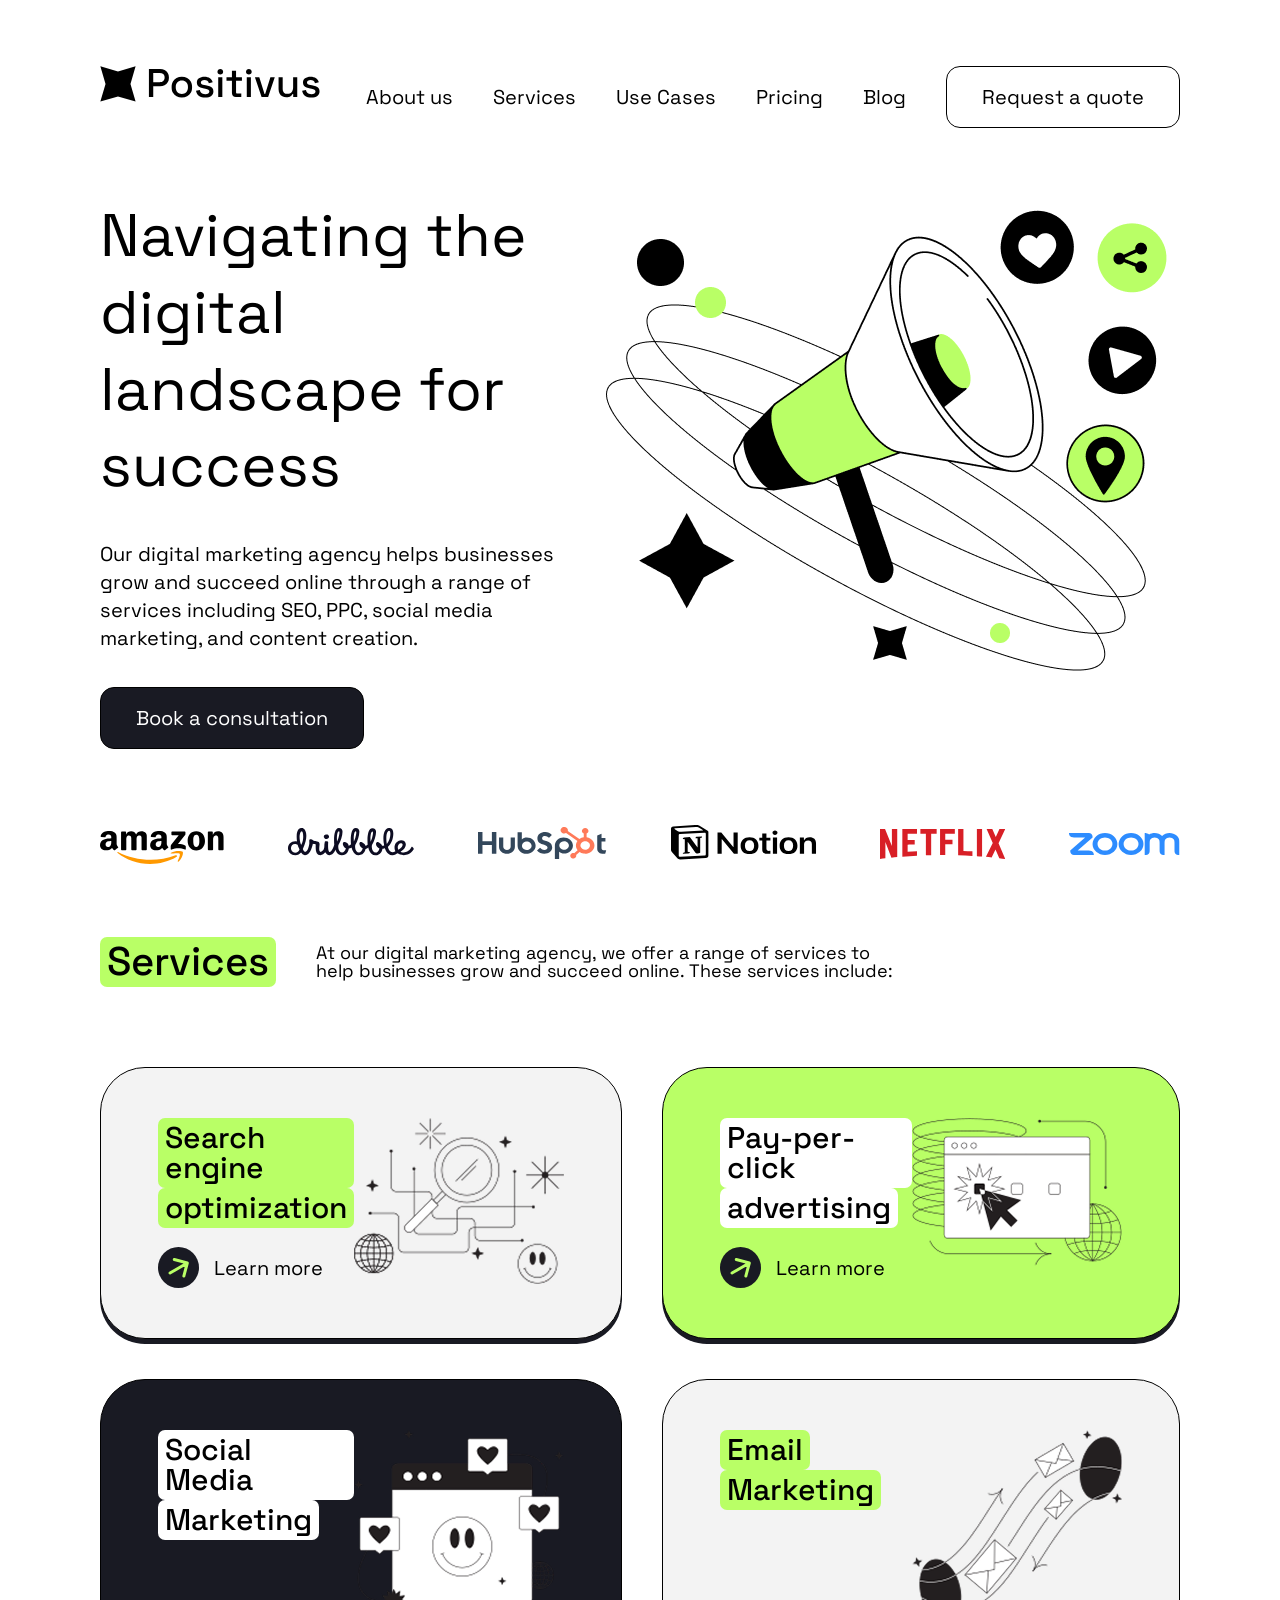
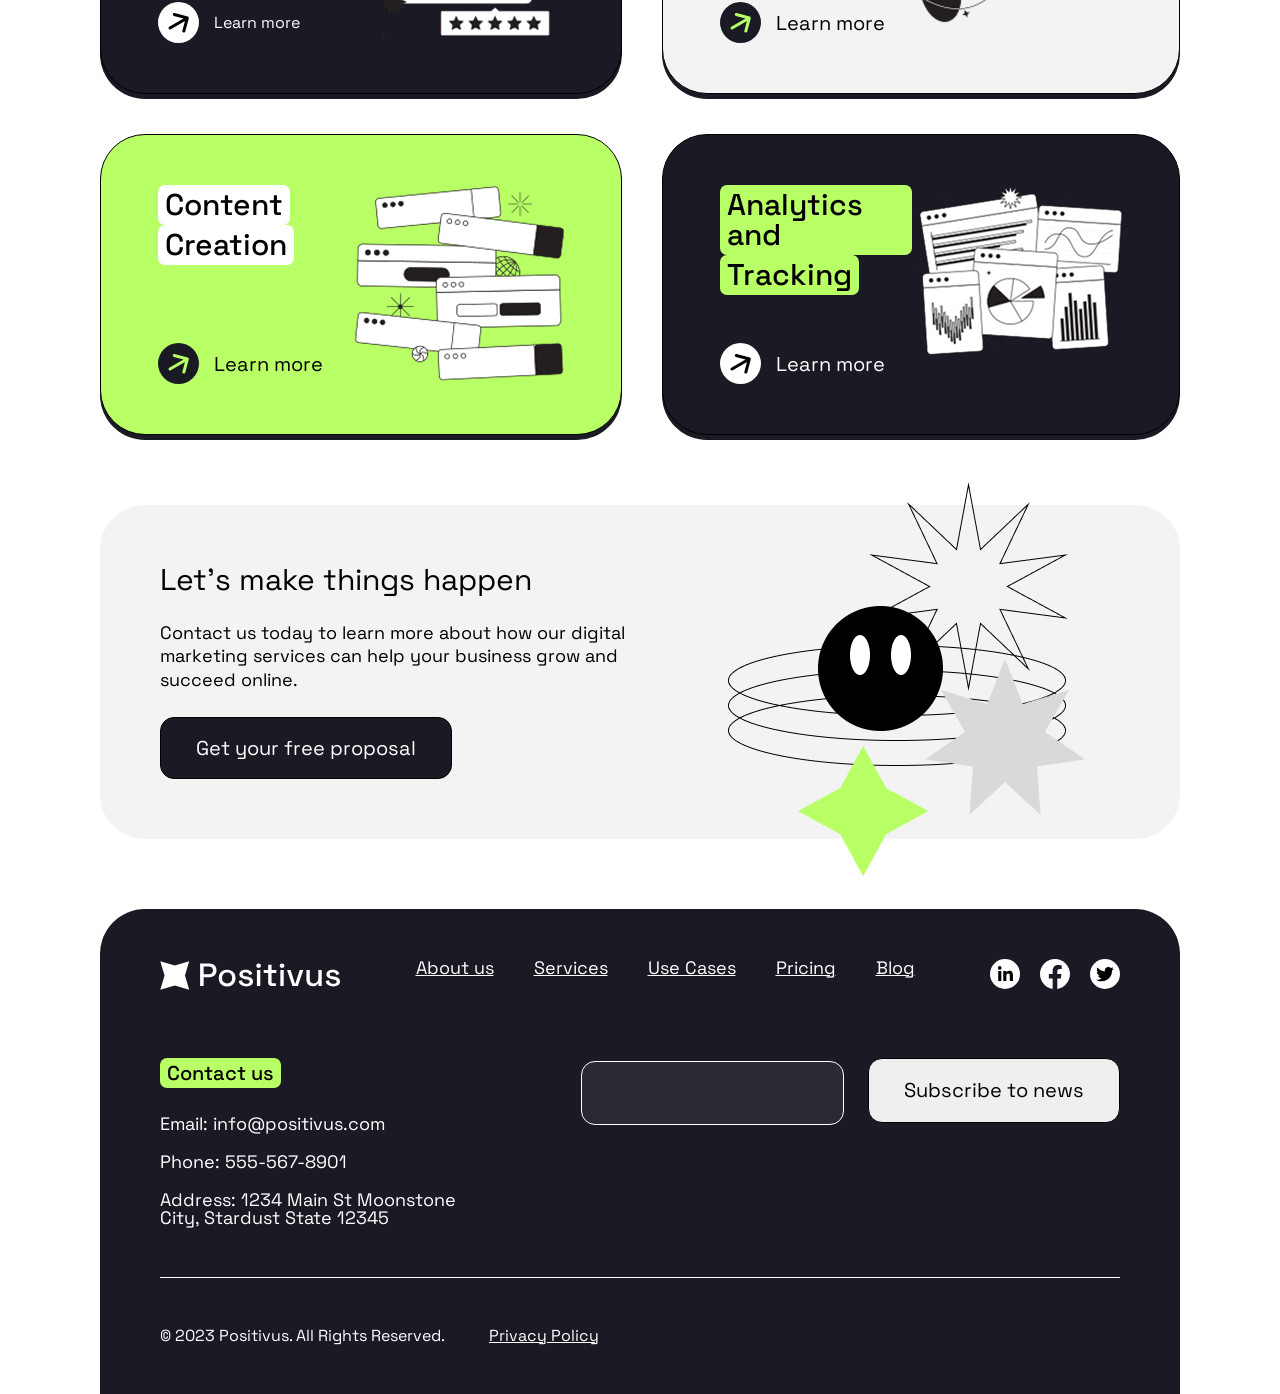
<file: drive-download-20260413T171318Z-3-001/positivus/index.html>
<!DOCTYPE html>
<html lang="en">
<head>
    <meta charset="UTF-8">
    <meta name="viewport" content="width=device-width, initial-scale=1.0">

    <link rel="stylesheet" href="./css/fonts.css">
    <link rel="stylesheet" href="./css/base.css">
    <link rel="stylesheet" href="./css/normalize.css">
    <link rel="stylesheet" href="./css/reset.css">
    <link rel="stylesheet" href="./css/index.css">

    <link rel="preconnect" href="https://fonts.googleapis.com">
    <link rel="preconnect" href="https://fonts.gstatic.com" crossorigin>
    <link href="https://fonts.googleapis.com/css2?family=Open+Sans:ital,wght@0,300..800;1,300..800&family=Space+Grotesk:wght@300..700&display=swap" rel="stylesheet">

    <title>Positivus</title>
</head>
<body>
    <div class="wrapper">
        <!-- HEADER -->
        <header class="header">
            <div class="container container-header">
                <div class="header__inner">
                    <div class="header-left">
                        <div class="header-logo">
                            <img src="./assets/Logo.svg" alt="">
                        </div>
                    </div>
                    <div class="header-right">
                        <nav class="header-nav">
                            <ul class="header-nav-list">
                                <li><a href="#">About us</a></li>
                                <li><a href="#">Services</a></li>
                                <li><a href="#">Use Cases</a></li>
                                <li><a href="#">Pricing</a></li>
                                <li><a href="#">Blog</a></li>
                            </ul>
                        </nav>
                        <a href="#" class="btn">Request a quote</a>
                    </div>
                </div>
            </div>
        </header>
        <!-- ------ -->
         <main class="main">
            <!-- MAIN SECTION -->
            <section class="main-section">
                <div class="container">
                    <div class="main-section__inner">
                        <div class="main-section-left">
                            <h1 class="title">Navigating the digital landscape for success</h1>
                            <p>Our digital marketing agency helps businesses grow and succeed online through a range of services including SEO, PPC, social media marketing, and content creation.</p>
                            <a class="btn btn-first" href="#">Book a consultation</a>
                        </div>
                        <div class="main-section-right">
                            <img src="./assets/Illustration.png" alt="img">
                        </div>
                    </div>
                </div>
            </section>
            <!-- ------ -->
            <!-- COMPANY -->
            <section class="company">
                <div class="container">
                    <div class="company__inner">
                        <img src="./assets/Company logo.svg" alt="company1">
                        <img src="./assets/Company logo (1).svg" alt="company2">
                        <img src="./assets/Company logo (2).svg" alt="company3">
                        <img src="./assets/Company logo (3).svg" alt="company4">
                        <img src="./assets/Company logo (4).svg" alt="company5">
                        <img src="./assets/Company logo (5).svg" alt="company6">
                    </div>
                </div>
            </section>
            <!-- ------ -->
            <!-- SERVICES -->
            <section class="services">
                <div class="container">
                    <div class="services__inner">
                        <div class="services-top title-top">
                            <h2 class="title-h2">Services</h2>
                            <p>At our digital marketing agency, we offer a range of services to help businesses grow and succeed online. These services include:</p>
                        </div>
                        <div class="services-bottom">
                            <div class="services-cards">
                                <div class="service-card">
                                    <div class="services-card-left">
                                        <div class="services-card-title">
                                            <span class="title-h2">Search engine</span>
                                            <span class="title-h2">optimization</span>
                                        </div>
                                        <a href="#" class="services-link">
                                            <img src="./assets/Icon.svg">
                                            <span>Learn more</span>
                                        </a>
                                    </div>
                                    <div class="services-card-right">
                                        <img src="./assets/tokyo-magnifier-web-search-with-elements 2.png" alt="">
                                    </div>
                                </div>

                                 <div class="service-card bcg-main">
                                    <div class="services-card-left">
                                         <div class="services-card-title">
                                            <span class="title-h2 bcg-white">Pay-per-click</span>
                                            <span class="title-h2 bcg-white">advertising</span>
                                        </div>
                                        <a href="#" class="services-link">
                                            <img src="./assets/Icon.svg">
                                            <span>Learn more</span>
                                        </a>
                                    </div>
                                    <div class="services-card-right">
                                        <img src="./assets/img.png" alt="">
                                    </div>
                                </div>

                                 <div class="service-card bcg-black">
                                    <div class="services-card-left">
                                         <div class="services-card-title">
                                            <span class="title-h2 bcg-white">Social Media</span>
                                            <span class="title-h2 bcg-white">Marketing</span>
                                        </div>
                                        <a href="#" class="services-link">
                                            <img src="./assets/Icon (1).svg">
                                            <spa class="p-white">Learn more</span>
                                        </a>
                                    </div>
                                    <div class="services-card-right">
                                        <img src="./assets/Illustration (1).png" alt="">
                                    </div>
                                </div>

                                 <div class="service-card">
                                    <div class="services-card-left">
                                         <div class="services-card-title">
                                            <span class="title-h2">Email</span>
                                            <span class="title-h2">Marketing</span>
                                        </div>
                                        <a href="#" class="services-link">
                                            <img src="./assets/Icon.svg">
                                            <span>Learn more</span>
                                        </a>
                                    </div>
                                    <div class="services-card-right">
                                        <img src="./assets/tokyo-sending-messages-from-one-place-to-another 1.png" alt="">
                                    </div>
                                </div>

                                 <div class="service-card bcg-main">
                                    <div class="services-card-left">
                                         <div class="services-card-title">
                                            <span class="title-h2 bcg-white">Content</span>
                                            <span class="title-h2 bcg-white">Creation</span>
                                        </div>
                                        <a href="#" class="services-link">
                                            <img src="./assets/Icon.svg">
                                            <span>Learn more</span>
                                        </a>
                                    </div>
                                    <div class="services-card-right">
                                        <img src="./assets/Illustration (2).png" alt="">
                                    </div>
                                </div>

                                 <div class="service-card bcg-black">
                                    <div class="services-card-left">
                                         <div class="services-card-title">
                                            <span class="title-h2">Analytics and </span>
                                            <span class="title-h2">Tracking</span>
                                        </div>
                                        <a href="#" class="services-link">
                                            <img src="./assets/Icon (1).svg">
                                            <span class="p-white">Learn more</span>
                                        </a>
                                    </div>
                                    <div class="services-card-right">
                                        <img src="./assets/Illustration (3).png" alt="">
                                    </div>
                                </div>
                            </div>
                        </div>
                    </div>
                </div>
            </section>
            <!-- ------ -->
            <!-- BANNER -->
            <section class="banner">
                <div class="container">
                    <div class="banner__inner">
                        <div class="banner-text">
                            <h3>Let’s make things happen</h3>
                            <p>
                                Contact us today to learn more about how our digital marketing services can help your business grow and succeed online.
                            </p>
                            <a href="#" class="btn btn-first">Get your free proposal</a>
                        </div>
                        <img src="./assets/Illustration (4).png" alt="">
                    </div>
                </div>
            </section>
         </main>
         <footer class="footer">
            <div class="container">
                <div class="footer__inner">
                    <div class="footer-top">
                        <img src="./assets/LogoBWhite.svg" alt="">
                        <nav class="footer-nav">
                            <ul class="fooret-nav-list">
                                <li><a href="#">About us</a></li>
                                <li><a href="#">Services</a></li>
                                <li><a href="#">Use Cases</a></li>
                                <li><a href="#">Pricing</a></li>
                                <li><a href="#">Blog</a></li>
                            </ul>
                        </nav>
                        <div class="footer-social">
                            <a href="#">
                                <svg width="30" height="30" viewBox="0 0 30 30" fill="none" xmlns="http://www.w3.org/2000/svg">
<circle cx="15" cy="15" r="15" fill="white"/>
<path d="M8.22178 22.0586H11.3059V12.0742H8.22178V22.0586Z" fill="black"/>
<path d="M7.94141 8.88672C7.94141 9.87109 8.7358 10.668 9.76384 10.668C10.7451 10.668 11.5395 9.87109 11.5395 8.88672C11.5395 7.90234 10.7451 7.05859 9.76384 7.05859C8.7358 7.05859 7.94141 7.90234 7.94141 8.88672Z" fill="black"/>
<path d="M19.8106 22.0586H22.9414V16.5742C22.9414 13.9023 22.3339 11.793 19.2031 11.793C17.7078 11.793 16.6797 12.6367 16.2592 13.4336H16.2124V12.0742H13.2685V22.0586H16.3526V17.1367C16.3526 15.8242 16.5863 14.5586 18.2218 14.5586C19.8106 14.5586 19.8106 16.0586 19.8106 17.1836V22.0586Z" fill="black"/>
                                </svg>
                            </a>
                            <a href="#">
                                <svg width="30" height="30" viewBox="0 0 30 30" fill="none" xmlns="http://www.w3.org/2000/svg">
<path d="M30 15.0913C30 6.75456 23.2863 0 15 0C6.71371 0 0 6.75456 0 15.0913C0 22.6369 5.44355 28.9047 12.6411 30V19.4726H8.83064V15.0913H12.6411V11.8053C12.6411 8.03245 14.879 5.90264 18.2661 5.90264C19.9597 5.90264 21.6532 6.2069 21.6532 6.2069V9.91886H19.7782C17.9032 9.91886 17.2984 11.0751 17.2984 12.2921V15.0913H21.4718L20.8065 19.4726H17.2984V30C24.496 28.9047 30 22.6369 30 15.0913Z" fill="white"/>
</svg>

                            </a>
                            <a href="#">
                                <svg width="30" height="30" viewBox="0 0 30 30" fill="none" xmlns="http://www.w3.org/2000/svg">
<circle cx="15" cy="15" r="15" fill="white"/>
<path d="M21.9961 11.4915C22.6854 10.9745 23.3058 10.3541 23.7884 9.63028C23.168 9.90602 22.4442 10.1128 21.7204 10.1818C22.4786 9.73369 23.0301 9.04435 23.3058 8.18267C22.6165 8.59628 21.8238 8.90648 21.031 9.07881C20.3417 8.35501 19.4111 7.94141 18.3771 7.94141C16.378 7.94141 14.758 9.56135 14.758 11.5604C14.758 11.8362 14.7925 12.1119 14.8614 12.3876C11.8628 12.2153 9.1744 10.7677 7.38212 8.59628C7.07192 9.11328 6.89959 9.73369 6.89959 10.423C6.89959 11.6638 7.51999 12.7668 8.51953 13.4216C7.93359 13.3872 7.34766 13.2493 6.86512 12.9736V13.008C6.86512 14.7659 8.10593 16.2135 9.76034 16.5581C9.48461 16.6271 9.13994 16.696 8.82973 16.696C8.58847 16.696 8.38166 16.6615 8.1404 16.6271C8.58847 18.0747 9.93267 19.1087 11.5182 19.1432C10.2773 20.1082 8.72633 20.6942 7.03745 20.6942C6.72725 20.6942 6.45152 20.6597 6.17578 20.6252C7.76126 21.6592 9.65694 22.2452 11.725 22.2452C18.3771 22.2452 21.9961 16.7649 21.9961 11.974C21.9961 11.8017 21.9961 11.6638 21.9961 11.4915Z" fill="black"/>
</svg>

                            </a>
                        </div>
                    </div>
                    <div class="footer-middle">
                        <div class="footer-middle-contact">
                            <h4 class="title-h2">Contact us</h4>
                            <div class="contact-info">
                                <span>Email: info@positivus.com</span>
                                <span>Phone: 555-567-8901</span>
                                <span>Address: 1234 Main St Moonstone City, Stardust State 12345</span>
                            </div>
                        </div>
                        <form class="footer-form" action="#">
                            <input type="text" class="input">
                            <button class="btn">Subscribe to news</button>
                        </form>
                    </div>
                    <div class="footer-bottom">
                        <span>© 2023 Positivus. All Rights Reserved.</span>
                        <a href="#">Privacy Policy</a>
                    </div>
                </div>

            </div>
         </footer>
    </div>
</body>
</html>
</file>
<file: drive-download-20260413T171318Z-3-001/css/fonts.css>
/* Fonts */
@font-face {
    font-family: 'Space Grotesk';
    font-weight: 400;
    font-style: normal;
    src:url('../fonts/SpaceGrotesk-Regular.ttf') format('ttf')
}

@font-face {
    font-family: 'Space Grotesk';
    font-weight: 500;
    font-style: normal;
    src:url('../fonts/SpaceGrotesk-Medium.ttf') format('ttf')
}

@font-face {
    font-family: 'Space Grotesk';
    font-weight: 600;
    font-style: normal;
    src:url('../fonts/SpaceGrotesk-SemiBold.ttf') format('ttf')
}

@font-face {
    font-family: 'Space Grotesk';
    font-weight: 700;
    font-style: normal;
    src:url('../fonts/SpaceGrotesk-Bold.ttf') format('ttf')
}
</file>
<file: drive-download-20260413T171318Z-3-001/css/base.css>
/* Main styles START */
html{
    box-sizing: border-box;
    height: 100%;
}

*,*::after,*::before{
    box-sizing: inherit;
}

body{
    min-width: 320px;
    height: 100%;
    overflow-x: hidden;

    font-family: 'Space Grotesk', 'Arial';
    font-weight: 400;
    font-size: 16px;
    line-height: 18px;
}

a{
    text-decoration: none;
}

.wrapper{
    min-height: 100vh;
    display: flex;
    flex-direction: column;
}

main{
    position: relative;
    flex-shrink: 1;
    flex-grow: 1;
}

.container{
    width: 100%;
    max-width: 1440px;
    margin-right: auto;
    margin-left: auto;
    padding: 0 100px;
}

.title {
    font-size: 60px;
    font-weight: 400;
    line-height: 128%;
    margin-bottom: 35px;
}

.title-h2 {
    font-size: 40px;
    font-weight: 500;

    display: inline-block;
    padding: 5px 7px;
    background-color: var(--color-main);
    border-radius: 7px;
}

.btn {
    display: inline-block;
    padding: 20px 35px;
    border: 1px solid #000;
    border-radius: 14px;
    font-size: 20px;
    transition-duration: .3s;

    
}

.btn:hover {
    background-color: var(--color-main);
    color: #000;
    transform: scale(1.1);
    border: 1px solid transparent;
}

a {
    color: #000;
}

h3 {
    /* font-size: 30px; */
}

.wrapper section {
    margin: 70px 0;
}

input {
    padding: 22px 35px;
    outline: none;
    border-radius: 14px;
    background-color: #292A32;
    border: 1px solid #fff;
    color: #fff;
    font-size: 18px;
}


/* Main styles END */
</file>
<file: drive-download-20260413T171318Z-3-001/css/index.css>
:root {
    --color-main: #B9FF66;
    --color-second: #191A23;
    --color-third: #F3F3F3;
}

/* HEADER styles start */
header .container {
    max-width: 100%;
}

.header__inner {
    margin-top: 66px;
    display: flex;
    justify-content: space-between;
}

.header-right {
    display: flex;
    align-items: center;
    gap: 40px;
}

.header-nav-list {
    display: flex;
    gap: 40px;
}

.header-nav-list li a {
    font-size: 20px;
}
/* HEADER styles end */

/* MAIN SECTION styles start */
.main-section__inner {
    display: flex;
    justify-content: space-between;
    margin-bottom: 34px;
}

.main-section-left {
    max-width: 531px;
}

.main-section-left p {
    font-size: 20px;
    line-height: 28px;
    margin-bottom: 35px;
}

.btn-first {
    background-color: var(--color-second);
    color: #fff;
}
/* MAIN SECTION styles end */

/* COMPANY styles start */
.company__inner {
    display: flex;
    justify-content: space-between;
}
/* COMPANY styles end */

/* SERVICES styles start */
.services {
    margin: 70px 0;
}

.title-top {
    display: flex;
    align-items: center;
    gap: 40px;

    margin-bottom: 80px;
}

.title-top p {
    width: 580px;
    font-size: 18px;
}

.services-cards {
    display: grid;
    grid-template-columns: repeat(2, 1fr);
    gap: 40px;
}

.service-card {
    display: flex;
    justify-content: space-between;
    padding: 50px 57px;
    background-color: var(--color-third);
    border-radius: 45px;
    border: 1px solid #000;
    box-shadow: 0px 5px 0px #191a23;;
}

.service-card.bcg-main {
    background-color: var(--color-main);
}

.service-card.bcg-black {
    background-color: var(--color-second);
}

.services-card-left {
    display: flex;
    flex-direction: column;
    justify-content: space-between;
}

.bcg-white {
    background-color: #fff;
}

.p-white {
    color: #fff;
}

.services-card-left span {
    font-size: 30px;
}

.services-link {
    display: flex;
    align-items: center;
    gap: 15px;
}

.services-link span {
    font-size: 20px;
}
/* SERVICES styles end */

/* BANNER styles start */
.banner__inner {
    background-color: var(--color-third);
    padding: 60px;
    border-radius: 45px;

    display: flex;
    position: relative;
}

.banner__inner img {
    position: absolute;
    right: 93px;
    top: -23px;
}

.banner-text {
    max-width: 500px;
    display: flex;
    flex-direction: column;
    gap: 26px;
}

.banner-text h3 {
    font-size: 30px;
    font-weight: 400;
}

.banner-text p {
    font-size: 18px;
    line-height: 129%;
}

.banner-text a {
    width: fit-content;
}
/* BANNER styles end */

/* FOOTER styles start */
.footer__inner {
    background-color: var(--color-second);
    padding: 50px 60px;
    border-radius: 45px 45px 0 0;
}

.footer-top {
    display: flex;
    justify-content: space-between;

    margin-bottom: 66px;
}

.fooret-nav-list {
    display: flex;
    gap: 40px;
}

.fooret-nav-list li a {
    color: #fff;
    font-size: 18px;
    text-decoration: underline;
}

.footer-social {
    display: flex;
    gap: 20px;
}

.footer-middle {
    display: flex;
    justify-content: space-between;
    margin-bottom: 50px;
}

.footer-middle-contact {
    max-width: 332px;
}

.footer-middle-contact h4 {
    font-size: 20px;
    font-weight: 500;

    margin-bottom: 27px;
}

.contact-info {
    display: flex;
    flex-direction: column;
    gap: 20px;
}

.contact-info span {
    color: #fff;
    font-size: 18px;
}

.footer-form input {
    margin-right: 20px;
}

.footer-bottom {
    padding-top: 50px;
    border-top: 1px solid #fff;
}

.footer-bottom > * {
    color: #fff;
    display: inline-block;
}

.footer-bottom a {
    margin-left: 40px;
    text-decoration: underline;
}
</file>
<file: drive-download-20260413T171318Z-3-001/css/mobile.css>
@media (max-width: 756px){
    /* header */
    .container{
        padding: 0 16px;
    }
    .header__inner{
        flex-direction: column;
        margin-top: 25px;
        box-shadow: rgb(0, 0, 0, 0.24) 0 3px 8px;
        padding: 20px;
        border-radius: 25px;
    }
    .header-right{
        flex-direction: column;
        gap: 20px
    }
    .header-nav-list{
        flex-direction: column;
        gap: 20px;
        text-align: center;
    }
    .header-logo{
        text-align: center;
    }
    .header-logo img{
        width: 150px;
        margin-bottom: 20px;
    }
    .btn{
        width: 100%;
        text-align: center;
    }
    /* header end */

    /* Main-section */
    .main-section__inner {
        flex-direction: column;
    }

    .main-section-left, 
    .main-section-right {
        display: contents; 
    }

    .main-section-left h1 {
        order: 1;
        text-align: center;
        font-size: 32px;
    }

    .main-section-left p {
        order: 2;
        text-align: center;
        margin-bottom: 20px;
    }

    .main-section-right img {
        order: 3;
        width: 100%;
        margin-bottom: 20px;
    }

    .btn-first {
        order: 4;
        display: block;
        margin: 0 auto;
    }
    /* Main-section end */
    
    /* company */
    .company__inner{
        display:flex;
        flex-wrap:wrap;
        justify-content: space-between;
        gap:10px;
    }
    .company__inner img{
        width: 30%;
    }
    /* company end */
    
    /* banner */
    .banner__inner{
        overflow: hidden;
        padding: 40px 20px;
        text-align: center;
        align-items: center;
        box-shadow: rgb(0, 0, 0, 0.24) 0 3px 8px;
    }
    .banner-text{
        max-width: 100%;
        align-items: center;
    }
    .banner__inner img{
        position: static;
        right:30px;
        bottom:-10px;
        max-width: 50%;
        margin:auto;
    }
    /* banner end */
    
    /* services */

    .services-cards{
        display: flex;
        flex-direction: column;

    }
    .service-card{
        display: flex;
        flex-direction: column;    
    }
    .title-top{
        display: flex;
        flex-direction: column;
        text-align: center;
    }
    .title-top p{
        width: 100%;
    }

    .services-link{
        display: flex;
        margin-top: 20px;
    }
    .services-card-right{
        display: flex;
        justify-content: flex-end;
        padding-top: 20px;
    }

    /* services end */

    /* footer */

    .footer__inner{
        display: flex;
        flex-direction: column;
        text-align: center;
        align-items: center;
    }
    .fooret-nav-list{
        margin-top: 30px;
        display: flex;
        flex-direction: column;
        text-align: center;
    }
    .footer-top{
        display: flex;
        flex-direction: column; 
    }
    .footer-middle-contact{
        padding-bottom: 40px;
        display: flex;
        flex-direction: column;
        max-width: 100%;
        text-align: center;
        align-items: center;
    }
    .footer-middle{
        display: flex;
        flex-direction: column;
    }
    .footer-form input{
        margin-bottom:10px;
        width:100%
    }
    .footer-social{
        display: flex;
        flex-direction: row;
        position: static; 
        margin-top: 40px;
        align-items: center;

    }


}
</file>
<file: --1.0.0/drive-download-20260413T171318Z-3-001/css/fonts.css>
/* Fonts */
@font-face {
    font-family: 'Space Grotesk';
    font-weight: 400;
    font-style: normal;
    src:url('../fonts/SpaceGrotesk-Regular.ttf') format('ttf')
}

@font-face {
    font-family: 'Space Grotesk';
    font-weight: 500;
    font-style: normal;
    src:url('../fonts/SpaceGrotesk-Medium.ttf') format('ttf')
}

@font-face {
    font-family: 'Space Grotesk';
    font-weight: 600;
    font-style: normal;
    src:url('../fonts/SpaceGrotesk-SemiBold.ttf') format('ttf')
}

@font-face {
    font-family: 'Space Grotesk';
    font-weight: 700;
    font-style: normal;
    src:url('../fonts/SpaceGrotesk-Bold.ttf') format('ttf')
}
</file>
<file: --1.0.0/drive-download-20260413T171318Z-3-001/css/base.css>
/* Main styles START */
html{
    box-sizing: border-box;
    height: 100%;
}

*,*::after,*::before{
    box-sizing: inherit;
}

body{
    min-width: 320px;
    height: 100%;
    overflow-x: hidden;

    font-family: 'Space Grotesk', 'Arial';
    font-weight: 400;
    font-size: 16px;
    line-height: 18px;
}

a{
    text-decoration: none;
}

.wrapper{
    min-height: 100vh;
    display: flex;
    flex-direction: column;
}

main{
    position: relative;
    flex-shrink: 1;
    flex-grow: 1;
}

.container{
    width: 100%;
    max-width: 1440px;
    margin-right: auto;
    margin-left: auto;
    padding: 0 100px;
}

.title {
    font-size: 60px;
    font-weight: 400;
    line-height: 128%;
    margin-bottom: 35px;
}

.title-h2 {
    font-size: 40px;
    font-weight: 500;

    display: inline-block;
    padding: 5px 7px;
    background-color: var(--color-main);
    border-radius: 7px;
}

.btn {
    display: inline-block;
    padding: 20px 35px;
    border: 1px solid #000;
    border-radius: 14px;
    font-size: 20px;
    transition-duration: .3s;

    
}

.btn:hover {
    background-color: var(--color-main);
    color: #000;
    transform: scale(1.1);
    border: 1px solid transparent;
}

a {
    color: #000;
}

h3 {
    /* font-size: 30px; */
}

.wrapper section {
    margin: 70px 0;
}

input {
    padding: 22px 35px;
    outline: none;
    border-radius: 14px;
    background-color: #292A32;
    border: 1px solid #fff;
    color: #fff;
    font-size: 18px;
}


/* Main styles END */
</file>
<file: --1.0.0/drive-download-20260413T171318Z-3-001/css/index.css>
:root {
    --color-main: #B9FF66;
    --color-second: #191A23;
    --color-third: #F3F3F3;
}

/* HEADER styles start */
header .container {
    max-width: 100%;
}

.header__inner {
    margin-top: 66px;
    display: flex;
    justify-content: space-between;
}

.header-right {
    display: flex;
    align-items: center;
    gap: 40px;
}

.header-nav-list {
    display: flex;
    gap: 40px;
}

.header-nav-list li a {
    font-size: 20px;
}
/* HEADER styles end */

/* MAIN SECTION styles start */
.main-section__inner {
    display: flex;
    justify-content: space-between;
    margin-bottom: 34px;
}

.main-section-left {
    max-width: 531px;
}

.main-section-left p {
    font-size: 20px;
    line-height: 28px;
    margin-bottom: 35px;
}

.btn-first {
    background-color: var(--color-second);
    color: #fff;
}
/* MAIN SECTION styles end */

/* COMPANY styles start */
.company__inner {
    display: flex;
    justify-content: space-between;
}
/* COMPANY styles end */

/* SERVICES styles start */
.services {
    margin: 70px 0;
}

.title-top {
    display: flex;
    align-items: center;
    gap: 40px;

    margin-bottom: 80px;
}

.title-top p {
    width: 580px;
    font-size: 18px;
}

.services-cards {
    display: grid;
    grid-template-columns: repeat(2, 1fr);
    gap: 40px;
}

.service-card {
    display: flex;
    justify-content: space-between;
    padding: 50px 57px;
    background-color: var(--color-third);
    border-radius: 45px;
    border: 1px solid #000;
    box-shadow: 0px 5px 0px #191a23;;
}

.service-card.bcg-main {
    background-color: var(--color-main);
}

.service-card.bcg-black {
    background-color: var(--color-second);
}

.services-card-left {
    display: flex;
    flex-direction: column;
    justify-content: space-between;
}

.bcg-white {
    background-color: #fff;
}

.p-white {
    color: #fff;
}

.services-card-left span {
    font-size: 30px;
}

.services-link {
    display: flex;
    align-items: center;
    gap: 15px;
}

.services-link span {
    font-size: 20px;
}
/* SERVICES styles end */

/* BANNER styles start */
.banner__inner {
    background-color: var(--color-third);
    padding: 60px;
    border-radius: 45px;

    display: flex;
    position: relative;
}

.banner__inner img {
    position: absolute;
    right: 93px;
    top: -23px;
}

.banner-text {
    max-width: 500px;
    display: flex;
    flex-direction: column;
    gap: 26px;
}

.banner-text h3 {
    font-size: 30px;
    font-weight: 400;
}

.banner-text p {
    font-size: 18px;
    line-height: 129%;
}

.banner-text a {
    width: fit-content;
}
/* BANNER styles end */

/* CASE styles start */
.case-block{
    background-color: var(--color-second);
    border-radius: 45px;
    color: var(--color-third);
    padding: 70px 60px;

    display: flex;
    justify-content: space-between;
    gap:65px;
}
.case-block-item{
    padding-right:64px;
    border-right:1px solid var(--color-third)
}
.case-block-item:last-child{
    border:0;
    padding: 0;
}
.case-block-item p{
    font-size: 18px;
    line-height: 125%;
    margin-bottom: 20px;
}

.case-block-item a{
    color:var(--color-main);
    font-size: 20px;
    display:flex;
    gap:15px;
}

/* CASE styles end */

/* OUR PROCESS styles start */

.accordion{
    display:flex;
    flex-direction: column;
    gap:30px;
}
.accordion-item{
    padding:41px 60px;
    background-color: var(--color-third);
    border:1px solid #000;
    box-shadow: 0px 5px 0px #191a23;
    border-radius: 45px;
    transition: background-color 0.3s ease;
    cursor: pointer;
}
.accordion-item._show{
    background-color: var(--color-main);
    cursor:default;
}

.accordion-item:not(._show) .accordion-body{
    display:none;
}

.accordion-header{
    display:flex;
    align-items: center;
    gap: 25px;
}
.accordion-number{
    font-size: 45px;
    font-weight: bold;
}
.accordion-header h3{
    flex-grow: 1;
    font-size: 24px;
}
.accordion-btn img{
    width:20px;
    height: 20px;

}
.accordion-btn{
    height: 40px;
    width: 40px;
    background: var(--color-third);
    border: 1px solid var(--color-second);
    border-radius: 50%;
    display: flex;
    align-items: center;
    justify-content: center;
}
.accordion-body{
    margin-top: 20px;
    padding-top: 20px;
    border-top: 1px solid var(--color-second);
    font-size: 16px;

}
/* OUR PROCESS styles end */

/*  Testimonials styles start */
.slides-container {
  position: relative;
  background-color: var(--color-second); /* Темный фон из примера */
  color: var(--color-third);
  padding: 40px;
  border-radius: 20px;
}
.testimonials-track {
  display: flex;
  transition: transform 0.5s cubic-bezier(0.4, 0, 0.2, 1);
  gap: 30px; /* Зазор между карточками */
}
.testimonial-item {
  flex: 0 0 60%; /* Карточка занимает 60%, чтобы соседи были видны */
  min-width: 300px;
  opacity: 0.4;
  transition: opacity 0.5s;
}
.testimonial-item.active {
  opacity: 1;
}
.speech-bubble {
  background: transparent;
  border: 1px solid var(--color-main);
  padding: 30px;
  border-radius: 40px;
  position: relative;
  margin-bottom: 25px;
}
.speech-bubble::after {
  content: "";
  position: absolute;
  bottom: -21px;
  left: 50px;
  width: 40px;
  height: 40px;
  background-color: #191a23;
  border-left: 1px solid #b9ff66;
  border-bottom: 1px solid #b9ff66;
  transform: rotate(-45deg);
}

.author-info { padding-left: 60px; }

.controls {
  display: flex;
  justify-content: center;
  align-items: center;
  gap: 40px;
  margin-top: 60px;
}
.author-info .name {
  color: #b9ff66;
  display: block;
  font-weight: bold;
}
.dot {
  width: 14px;
  height: 14px;
  background-color: white;
  display: inline-block;
  cursor: pointer;
}

.dot.active { background-color: #b9ff66; }
.prev-btn, .next-btn { background: none; border: none; cursor: pointer; }

.dot.active {
  color: #b9ff66; /* Или использовать иконку звездочки, как на картинке */
}


/* FOOTER styles start */
.footer__inner {
    background-color: var(--color-second);
    padding: 50px 60px;
    border-radius: 45px 45px 0 0;
}

.footer-top {
    display: flex;
    justify-content: space-between;

    margin-bottom: 66px;
}

.fooret-nav-list {
    display: flex;
    gap: 40px;
}

.fooret-nav-list li a {
    color: #fff;
    font-size: 18px;
    text-decoration: underline;
}

.footer-social {
    display: flex;
    gap: 20px;
}

.footer-middle {
    display: flex;
    justify-content: space-between;
    margin-bottom: 50px;
}

.footer-middle-contact {
    max-width: 332px;
}

.footer-middle-contact h4 {
    font-size: 20px;
    font-weight: 500;

    margin-bottom: 27px;
}

.contact-info {
    display: flex;
    flex-direction: column;
    gap: 20px;
}

.contact-info span {
    color: #fff;
    font-size: 18px;
}

.footer-form input {
    margin-right: 20px;
}

.footer-bottom {
    padding-top: 50px;
    border-top: 1px solid #fff;
}

.footer-bottom > * {
    color: #fff;
    display: inline-block;
}

.footer-bottom a {
    margin-left: 40px;
    text-decoration: underline;
}
</file>
<file: --1.0.0/drive-download-20260413T171318Z-3-001/css/mobile.css>
@media (max-width: 756px){
    /* header */
    .container{
        padding: 0 16px;
    }
    .header__inner{
        flex-direction: column;
        margin-top: 25px;
        box-shadow: rgb(0, 0, 0, 0.24) 0 3px 8px;
        padding: 20px;
        border-radius: 25px;
    }
    .header-right{
        flex-direction: column;
        gap: 20px
    }
    .header-nav-list{
        flex-direction: column;
        gap: 20px;
        text-align: center;
    }
    .header-logo{
        text-align: center;
    }
    .header-logo img{
        width: 150px;
        margin-bottom: 20px;
    }
    .btn{
        width: 100%;
        text-align: center;
    }
    /* header end */

    /* Main-section */
    .main-section__inner {
        flex-direction: column;
    }

    .main-section-left, 
    .main-section-right {
        display: contents; 
    }

    .main-section-left h1 {
        order: 1;
        text-align: center;
        font-size: 32px;
    }

    .main-section-left p {
        order: 2;
        text-align: center;
        margin-bottom: 20px;
    }

    .main-section-right img {
        order: 3;
        width: 100%;
        margin-bottom: 20px;
    }

    .btn-first {
        order: 4;
        display: block;
        margin: 0 auto;
    }
    /* Main-section end */
    
    /* company */
    .company__inner{
        display:flex;
        flex-wrap:wrap;
        justify-content: space-between;
        gap:10px;
    }
    .company__inner img{
        width: 30%;
    }
    /* company end */
    
    /* banner */
    .banner__inner{
        overflow: hidden;
        padding: 40px 20px;
        text-align: center;
        align-items: center;
        box-shadow: rgb(0, 0, 0, 0.24) 0 3px 8px;
    }
    .banner-text{
        max-width: 100%;
        align-items: center;
    }
    .banner__inner img{
        position: static;
        right:30px;
        bottom:-10px;
        max-width: 50%;
        margin:auto;
    }
    /* banner end */
    
    /* services */

    .services-cards{
        display: flex;
        flex-direction: column;

    }
    .service-card{
        display: flex;
        flex-direction: column;    
    }
    .title-top{
        display: flex;
        flex-direction: column;
        text-align: center;
    }
    .title-top p{
        width: 100%;
    }

    .services-link{
        display: flex;
        margin-top: 20px;
    }
    .services-card-right{
        display: flex;
        justify-content: flex-end;
        padding-top: 20px;
    }

    /* services end */

    /* footer */

    .footer__inner{
        display: flex;
        flex-direction: column;
        text-align: center;
        align-items: center;
    }
    .fooret-nav-list{
        margin-top: 30px;
        display: flex;
        flex-direction: column;
        text-align: center;
    }
    .footer-top{
        display: flex;
        flex-direction: column; 
    }
    .footer-middle-contact{
        padding-bottom: 40px;
        display: flex;
        flex-direction: column;
        max-width: 100%;
        text-align: center;
        align-items: center;
    }
    .footer-middle{
        display: flex;
        flex-direction: column;
    }
    .footer-form input{
        margin-bottom:10px;
        width:100%
    }
    .footer-social{
        display: flex;
        flex-direction: row;
        position: static; 
        margin-top: 40px;
        align-items: center;

    }


}
</file>
<file: drive-download-20260413T171318Z-3-001/positivus/css/fonts.css>
/* Fonts */
@font-face {
    font-family: 'Space Grotesk';
    font-weight: 400;
    font-style: normal;
    src:url('../fonts/SpaceGrotesk-Regular.ttf') format('ttf')
}

@font-face {
    font-family: 'Space Grotesk';
    font-weight: 500;
    font-style: normal;
    src:url('../fonts/SpaceGrotesk-Medium.ttf') format('ttf')
}

@font-face {
    font-family: 'Space Grotesk';
    font-weight: 600;
    font-style: normal;
    src:url('../fonts/SpaceGrotesk-SemiBold.ttf') format('ttf')
}

@font-face {
    font-family: 'Space Grotesk';
    font-weight: 700;
    font-style: normal;
    src:url('../fonts/SpaceGrotesk-Bold.ttf') format('ttf')
}
</file>
<file: drive-download-20260413T171318Z-3-001/positivus/css/base.css>
/* Main styles START */
html{
    box-sizing: border-box;
    height: 100%;
}

*,*::after,*::before{
    box-sizing: inherit;
}

body{
    min-width: 320px;
    height: 100%;
    overflow-x: hidden;

    font-family: 'Space Grotesk', 'Arial';
    font-weight: 400;
    font-size: 16px;
    line-height: 18px;
}

a{
    text-decoration: none;
}

.wrapper{
    min-height: 100vh;
    display: flex;
    flex-direction: column;
}

main{
    position: relative;
    flex-shrink: 1;
    flex-grow: 1;
}

.container{
    width: 100%;
    max-width: 1440px;
    margin-right: auto;
    margin-left: auto;
    padding: 0 100px;
}

.title {
    font-size: 60px;
    font-weight: 400;
    line-height: 128%;
    margin-bottom: 35px;
}

.title-h2 {
    font-size: 40px;
    font-weight: 500;

    display: inline-block;
    padding: 5px 7px;
    background-color: var(--color-main);
    border-radius: 7px;
}

.btn {
    display: inline-block;
    padding: 20px 35px;
    border: 1px solid #000;
    border-radius: 14px;
    font-size: 20px;
    transition-duration: .3s;

    
}

.btn:hover {
    background-color: var(--color-main);
    color: #000;
    transform: scale(1.1);
    border: 1px solid transparent;
}

a {
    color: #000;
}

h3 {
    /* font-size: 30px; */
}

.wrapper section {
    margin: 70px 0;
}

input {
    padding: 22px 35px;
    outline: none;
    border-radius: 14px;
    background-color: #292A32;
    border: 1px solid #fff;
    color: #fff;
    font-size: 18px;
}


/* Main styles END */
</file>
<file: drive-download-20260413T171318Z-3-001/positivus/css/index.css>
:root {
    --color-main: #B9FF66;
    --color-second: #191A23;
    --color-third: #F3F3F3;
}

/* HEADER styles start */
header .container {
    max-width: 100%;
}

.header__inner {
    margin-top: 66px;
    display: flex;
    justify-content: space-between;
}

.header-right {
    display: flex;
    align-items: center;
    gap: 40px;
}

.header-nav-list {
    display: flex;
    gap: 40px;
}

.header-nav-list li a {
    font-size: 20px;
}
/* HEADER styles end */

/* MAIN SECTION styles start */
.main-section__inner {
    display: flex;
    justify-content: space-between;
    margin-bottom: 34px;
}

.main-section-left {
    max-width: 531px;
}

.main-section-left p {
    font-size: 20px;
    line-height: 28px;
    margin-bottom: 35px;
}

.btn-first {
    background-color: var(--color-second);
    color: #fff;
}
/* MAIN SECTION styles end */

/* COMPANY styles start */
.company__inner {
    display: flex;
    justify-content: space-between;
}
/* COMPANY styles end */

/* SERVICES styles start */
.services {
    margin: 70px 0;
}

.title-top {
    display: flex;
    align-items: center;
    gap: 40px;

    margin-bottom: 80px;
}

.title-top p {
    width: 580px;
    font-size: 18px;
}

.services-cards {
    display: grid;
    grid-template-columns: repeat(2, 1fr);
    gap: 40px;
}

.service-card {
    display: flex;
    justify-content: space-between;
    padding: 50px 57px;
    background-color: var(--color-third);
    border-radius: 45px;
    border: 1px solid #000;
    box-shadow: 0px 5px 0px #191a23;;
}

.service-card.bcg-main {
    background-color: var(--color-main);
}

.service-card.bcg-black {
    background-color: var(--color-second);
}

.services-card-left {
    display: flex;
    flex-direction: column;
    justify-content: space-between;
}

.bcg-white {
    background-color: #fff;
}

.p-white {
    color: #fff;
}

.services-card-left span {
    font-size: 30px;
}

.services-link {
    display: flex;
    align-items: center;
    gap: 15px;
}

.services-link span {
    font-size: 20px;
}
/* SERVICES styles end */

/* BANNER styles start */
.banner__inner {
    background-color: var(--color-third);
    padding: 60px;
    border-radius: 45px;

    display: flex;
    position: relative;
}

.banner__inner img {
    position: absolute;
    right: 93px;
    top: -23px;
}

.banner-text {
    max-width: 500px;
    display: flex;
    flex-direction: column;
    gap: 26px;
}

.banner-text h3 {
    font-size: 30px;
    font-weight: 400;
}

.banner-text p {
    font-size: 18px;
    line-height: 129%;
}

.banner-text a {
    width: fit-content;
}
/* BANNER styles end */

/* FOOTER styles start */
.footer__inner {
    background-color: var(--color-second);
    padding: 50px 60px;
    border-radius: 45px 45px 0 0;
}

.footer-top {
    display: flex;
    justify-content: space-between;

    margin-bottom: 66px;
}

.fooret-nav-list {
    display: flex;
    gap: 40px;
}

.fooret-nav-list li a {
    color: #fff;
    font-size: 18px;
    text-decoration: underline;
}

.footer-social {
    display: flex;
    gap: 20px;
}

.footer-middle {
    display: flex;
    justify-content: space-between;
    margin-bottom: 50px;
}

.footer-middle-contact {
    max-width: 332px;
}

.footer-middle-contact h4 {
    font-size: 20px;
    font-weight: 500;

    margin-bottom: 27px;
}

.contact-info {
    display: flex;
    flex-direction: column;
    gap: 20px;
}

.contact-info span {
    color: #fff;
    font-size: 18px;
}

.footer-form input {
    margin-right: 20px;
}

.footer-bottom {
    padding-top: 50px;
    border-top: 1px solid #fff;
}

.footer-bottom > * {
    color: #fff;
    display: inline-block;
}

.footer-bottom a {
    margin-left: 40px;
    text-decoration: underline;
}
</file>
